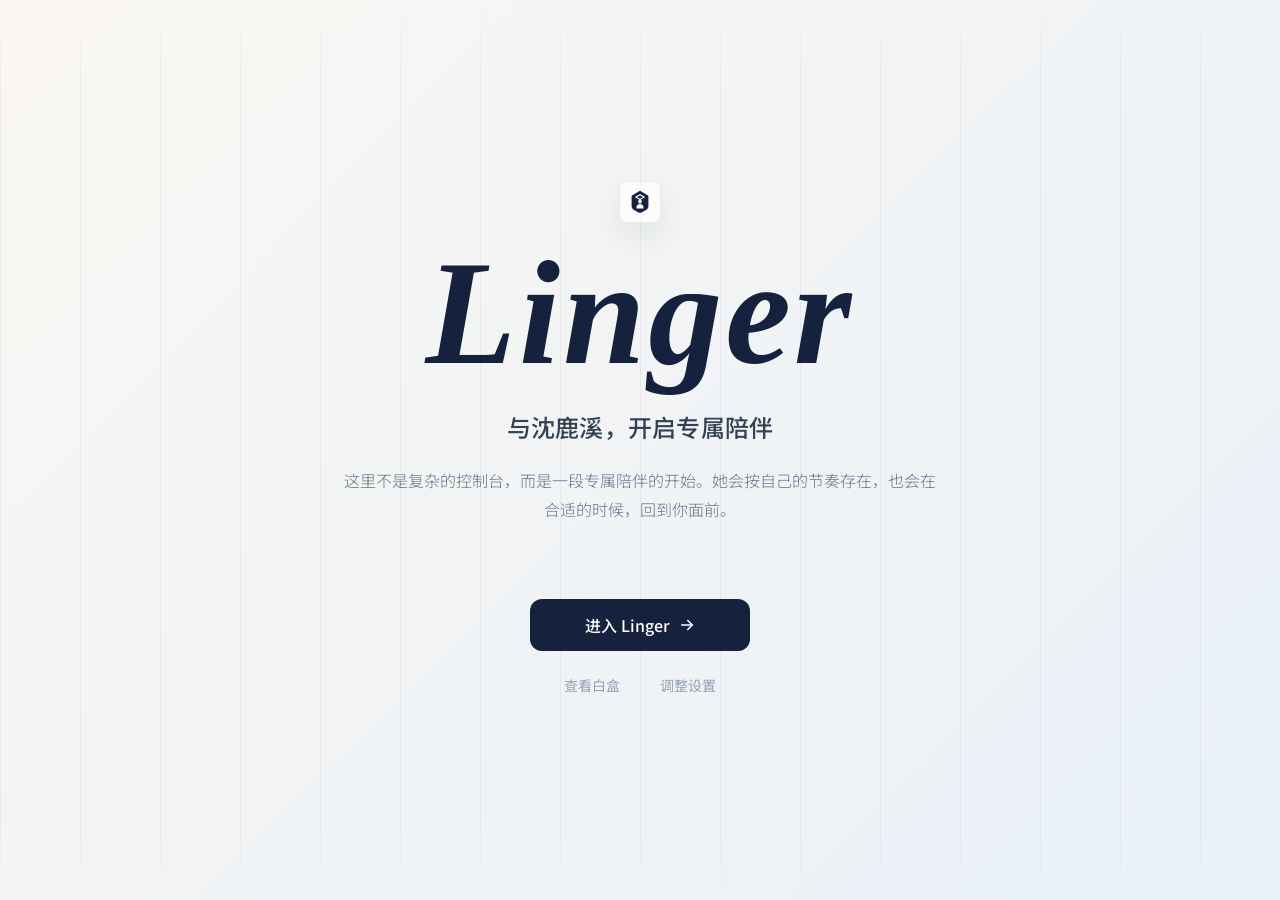
<file: index.html>
<!doctype html>
<html lang="zh-CN">
  <head>
    <meta charset="utf-8" />
    <meta name="viewport" content="width=device-width, initial-scale=1" />
    <title>Linger</title>
    <link rel="stylesheet" href="style-v1.css" />
    <link rel="preconnect" href="https://fonts.googleapis.com">
    <link rel="preconnect" href="https://fonts.gstatic.com" crossorigin>
    <link href="https://fonts.googleapis.com/css2?family=Noto+Sans+SC:wght@300;400;500&family=Noto+Serif+SC:wght@400;600&family=Spectral:wght@600&display=swap" rel="stylesheet">
  </head>
  <body>
    <!-- 首页主内容（全程可见） -->
    <main class="page entry-page">
      <section class="entry-card visible" id="entryCard">
        <div class="mark" aria-hidden="true">
          <svg viewBox="0 0 120 120" fill="none">
            <path d="M60 12 96 33.5v45c0 6-3.2 11.5-8.4 14.5l-19.2 11.1a16.8 16.8 0 0 1-16.8 0L32.4 93A16.8 16.8 0 0 1 24 78.5v-45L60 12Z" fill="#16213E" />
            <path d="M42 39 60 28.5 78 39 60 49.5 42 39Z" stroke="#fff" stroke-width="5" stroke-linejoin="round" />
            <circle cx="60" cy="58" r="8" fill="#fff" />
            <path d="M45 84c0-9 6.4-15 15-15s15 6 15 15v4H45v-4Z" fill="#fff" />
          </svg>
        </div>
        <h1 class="entry-word">Linger</h1>
        <div class="entry-copy">
          <h2>与沈鹿溪，开启专属陪伴</h2>
          <p>这里不是复杂的控制台，而是一段专属陪伴的开始。她会按自己的节奏存在，也会在合适的时候，回到你面前。</p>
        </div>

        <!-- 动态区域：加载中显示进度条，加载完成显示按钮 -->
        <div class="entry-actions-wrapper">

          <!-- 加载组件（加载期间显示） -->
          <div class="loading-component" id="loadingComponent">
            <div class="loading-text-container">
              <span class="loading-text" id="loadText0">正在同步世界时间</span>
              <span class="loading-text" id="loadText1">正在整理记忆</span>
              <span class="loading-text" id="loadText2">正在确认边界</span>
            </div>
            <div class="progress-bar">
              <div class="progress-fill" id="progressFill"></div>
            </div>
          </div>

          <!-- 按钮区域（加载完成后显示） -->
          <div class="entry-actions" id="entryActions">
            <a class="button primary" href="chat.html">
              <span>进入 Linger</span>
              <svg class="arrow-icon" viewBox="0 0 24 24" fill="none" stroke="currentColor" stroke-width="2" stroke-linecap="round" stroke-linejoin="round">
                <path d="M5 12h14"></path>
                <path d="m13 6 6 6-6 6"></path>
              </svg>
            </a>
            <div class="secondary-links">
              <a class="text-link" href="whitebox.html">查看白盒</a>
              <a class="text-link" href="settings.html">调整设置</a>
            </div>
          </div>

        </div>
      </section>
    </main>

    <script>
      (function() {
        'use strict';

        var LOADING_DURATION = 5000;
        var FADE_DURATION = 600;

        // Text timing: [startMs, endMs, index]
        var TEXT_TIMING = [
          [0,    1500, 0],
          [1500, 3500, 1],
          [3500, 5000, 2]
        ];

        var progressFill = document.getElementById('progressFill');
        var loadingComponent = document.getElementById('loadingComponent');
        var entryActions = document.getElementById('entryActions');
        var texts = [
          document.getElementById('loadText0'),
          document.getElementById('loadText1'),
          document.getElementById('loadText2')
        ];

        var startTime = null;
        var currentTextIndex = -1;

        // Activate first text immediately
        texts[0].classList.add('active');
        currentTextIndex = 0;

        function updateProgress(elapsed) {
          var pct = Math.min(elapsed / LOADING_DURATION, 1) * 100;
          progressFill.style.width = pct + '%';
        }

        function updateText(elapsed) {
          for (var i = 0; i < TEXT_TIMING.length; i++) {
            var t = TEXT_TIMING[i];
            if (elapsed >= t[0] && elapsed < t[1] && currentTextIndex !== t[2]) {
              // Mark current as exiting: slides upward + fades out
              if (currentTextIndex >= 0) {
                texts[currentTextIndex].classList.remove('active');
                texts[currentTextIndex].classList.add('exiting');
              }
              // Activate next: slides in from below
              texts[t[2]].classList.remove('exiting');
              texts[t[2]].classList.add('active');
              currentTextIndex = t[2];
              break;
            }
          }
        }

        function animate() {
          if (!startTime) startTime = Date.now();
          var elapsed = Date.now() - startTime;

          updateProgress(elapsed);
          updateText(elapsed);

          if (elapsed < LOADING_DURATION) {
            setTimeout(animate, 16);
          } else {
            // Ensure progress bar shows 100%
            progressFill.style.width = '100%';
            finishLoading();
          }
        }

        function finishLoading() {
          // Fade out loading component
          loadingComponent.classList.add('fade-out');

          // Fade in buttons simultaneously
          setTimeout(function() {
            entryActions.classList.add('visible');
          }, 50);

          // Hide loading component from layout after transition
          setTimeout(function() {
            loadingComponent.style.display = 'none';
          }, FADE_DURATION);
        }

        // Start
        setTimeout(animate, 16);
      })();
    </script>
  </body>
</html>
</file>
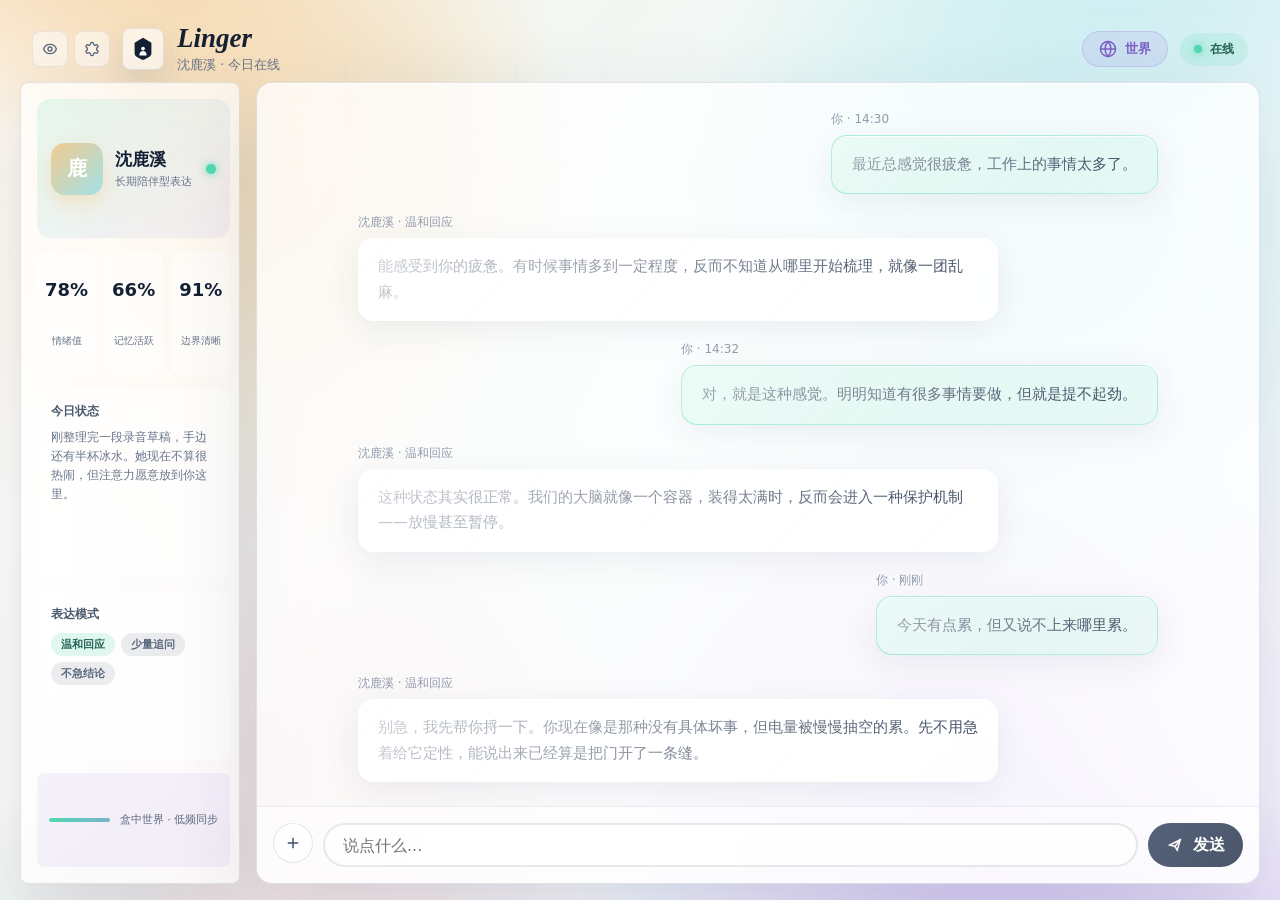
<file: chat.html>
<!doctype html>
<html lang="zh-CN">
  <head>
    <meta charset="utf-8" />
    <meta name="viewport" content="width=device-width, initial-scale=1" />
    <title>Linger · 主界面</title>
    <link rel="stylesheet" href="style-v2.css" />
  </head>
  <body>
    <main class="page shell">
      <header class="topbar">
        <div class="top-left">
          <nav class="mini-nav" aria-label="功能导航">
            <a href="whitebox.html" class="mini-btn" aria-label="白盒观察">
              <svg viewBox="0 0 24 24" fill="none" stroke="currentColor" stroke-width="2"><path d="M15 12a3 3 0 1 1-6 0 3 3 0 0 1 6 0Z"/><path d="M2.458 12C3.732 7.943 7.523 5 12 5c4.478 0 8.268 2.943 9.542 7-1.274 4.057-5.064 7-9.542 7-4.477 0-8.268-2.943-9.542-7Z"/></svg>
            </a>
            <a href="settings.html" class="mini-btn" aria-label="设置">
              <svg viewBox="0 0 24 24" fill="none" stroke="currentColor" stroke-width="2"><path d="M12.22 2h-.44a2 2 0 0 0-2 2v.18a2 2 0 0 1-1 1.73l-.43.25a2 2 0 0 1-2 0l-.15-.08a2 2 0 0 0-2.73.73l-.22.38a2 2 0 0 0 .73 2.73l.15.1a2 2 0 0 1 1 1.72v.51a2 2 0 0 1-1 1.74l-.15.09a2 2 0 0 0-.73 2.73l.22.38a2 2 0 0 0 2.73.73l.15-.08a2 2 0 0 1 2 0l.43.25a2 2 0 0 1 1 1.73V20a2 2 0 0 0 2 2h.44a2 2 0 0 0 2-2v-.18a2 2 0 0 1 1-1.73l.43-.25a2 2 0 0 1 2 0l.15.08a2 2 0 0 0 2.73-.73l.22-.39a2 2 0 0 0-.73-2.73l-.15-.08a2 2 0 0 1-1-1.74v-.5a2 2 0 0 1 1-1.74l.15-.09a2 2 0 0 0 .73-2.73l-.22-.38a2 2 0 0 0-2.73-.73l-.15.08a2 2 0 0 1-2 0l-.43-.25a2 2 0 0 1-1-1.73V4a2 2 0 0 0-2-2z"/></svg>
            </a>
          </nav>
          <a class="brand" href="index.html" aria-label="回到入口">
            <span class="mark" aria-hidden="true">
              <svg viewBox="0 0 120 120" fill="none">
                <path d="M60 12 96 33.5v45c0 6-3.2 11.5-8.4 14.5l-19.2 11.1a16.8 16.8 0 0 1-16.8 0L32.4 93A16.8 16.8 0 0 1 24 78.5v-45L60 12Z" fill="#142033" />
                <circle cx="60" cy="58" r="8" fill="#fff" />
                <path d="M45 84c0-9 6.4-15 15-15s15 6 15 15v4H45v-4Z" fill="#fff" />
              </svg>
            </span>
            <span class="brand-title">
              <strong>Linger</strong>
              <span>沈鹿溪 · 今日在线</span>
            </span>
          </a>
        </div>
        <div class="top-right">
          <button class="world-btn" id="worldBtn" aria-label="进入2.5D世界">
            <svg viewBox="0 0 24 24" fill="none" stroke="currentColor" stroke-width="2"><circle cx="12" cy="12" r="10"/><path d="M2 12h20"/><path d="M12 2a15.3 15.3 0 0 1 4 10 15.3 15.3 0 0 1-4 10 15.3 15.3 0 0 1-4-10 15.3 15.3 0 0 1 4-10Z"/></svg>
            <span>世界</span>
          </button>
          <div class="online-status">
            <span class="status-dot"></span>
            <span>在线</span>
          </div>
        </div>
      </header>

      <section class="chat-grid">
        <aside class="glass profile-panel">
          <section class="identity-mini">
            <div class="avatar-mini" aria-hidden="true">鹿</div>
            <div class="identity-info">
              <h1>沈鹿溪</h1>
              <p>长期陪伴型表达</p>
            </div>
            <span class="mood-dot"></span>
          </section>

          <div class="quick-stats">
            <div class="stat-item">
              <span class="stat-value">78%</span>
              <span class="stat-label">情绪值</span>
            </div>
            <div class="stat-item">
              <span class="stat-value">66%</span>
              <span class="stat-label">记忆活跃</span>
            </div>
            <div class="stat-item">
              <span class="stat-value">91%</span>
              <span class="stat-label">边界清晰</span>
            </div>
          </div>

          <div class="current-state">
            <h3>今日状态</h3>
            <p>刚整理完一段录音草稿，手边还有半杯冰水。她现在不算很热闹，但注意力愿意放到你这里。</p>
          </div>

          <div class="expression-mode">
            <h3>表达模式</h3>
            <div class="mode-tags">
              <span class="mode-tag active">温和回应</span>
              <span class="mode-tag">少量追问</span>
              <span class="mode-tag">不急结论</span>
            </div>
          </div>

          <div class="world-line-mini">
            <i></i>
            <span>盒中世界 · 低频同步</span>
          </div>
        </aside>

        <section class="glass dialog-panel">
          <div class="dialog">
            <div class="dialog-inner">
              <section class="hello">
                <div class="hello-icon" aria-hidden="true">
                  <svg viewBox="0 0 24 24" width="24" height="24" fill="none" stroke="currentColor" stroke-width="2"><path d="M12 3v3"></path><path d="M18.4 5.6 16.3 7.7"></path><path d="M21 12h-3"></path><path d="M5.6 5.6 7.7 7.7"></path><path d="M3 12h3"></path><path d="M8 15a4 4 0 0 0 8 0"></path></svg>
                </div>
                <h2>回来了。我在。</h2>
                <p>你可以直接说今天发生了什么，也可以只留下一句没头没尾的话。这里先接住，再慢慢理。</p>
              </section>

              <div class="message user">
                <small>你 · 14:30</small>
                <div class="bubble">最近总感觉很疲惫，工作上的事情太多了。</div>
              </div>

              <div class="message assistant">
                <small>沈鹿溪 · 温和回应</small>
                <div class="bubble">能感受到你的疲惫。有时候事情多到一定程度，反而不知道从哪里开始梳理，就像一团乱麻。</div>
              </div>

              <div class="message user">
                <small>你 · 14:32</small>
                <div class="bubble">对，就是这种感觉。明明知道有很多事情要做，但就是提不起劲。</div>
              </div>

              <div class="message assistant">
                <small>沈鹿溪 · 温和回应</small>
                <div class="bubble">这种状态其实很正常。我们的大脑就像一个容器，装得太满时，反而会进入一种保护机制——放慢甚至暂停。</div>
              </div>

              <div class="message user">
                <small>你 · 刚刚</small>
                <div class="bubble">今天有点累，但又说不上来哪里累。</div>
              </div>

              <div class="message assistant">
                <small>沈鹿溪 · 温和回应</small>
                <div class="bubble">别急，我先帮你捋一下。你现在像是那种没有具体坏事，但电量被慢慢抽空的累。先不用急着给它定性，能说出来已经算是把门开了一条缝。</div>
              </div>
            </div>
          </div>

          <form class="composer" aria-label="输入区">
            <button class="icon-button" type="button" aria-label="添加上下文">
              <svg viewBox="0 0 24 24" fill="none" stroke="currentColor"><path d="M12 5v14"></path><path d="M5 12h14"></path></svg>
            </button>
            <input aria-label="聊天输入" placeholder="说点什么..." />
            <button class="button" type="button">
              <svg viewBox="0 0 24 24" fill="none" stroke="currentColor"><path d="m5 12 14-7-4 14-3-5-7-2Z"></path><path d="m12 14 7-9"></path></svg>
              发送
            </button>
          </form>
        </section>
      </section>
    </main>

    <div class="world25d-overlay" id="world25dOverlay">
      <div class="world25d-container">
        <iframe src="world25d.html" id="world25dFrame" allow="fullscreen"></iframe>
        <button class="world25d-close" id="world25dClose" aria-label="返回对话">
          <svg viewBox="0 0 24 24" fill="none" stroke="currentColor" stroke-width="2"><path d="m15 18-6-6 6-6"/></svg>
          <span>返回</span>
        </button>
      </div>
    </div>

    <script>
      const worldBtn = document.getElementById('worldBtn');
      const world25dOverlay = document.getElementById('world25dOverlay');
      const world25dClose = document.getElementById('world25dClose');
      const world25dFrame = document.getElementById('world25dFrame');

      worldBtn.addEventListener('click', () => {
        world25dOverlay.classList.add('active');
        document.body.style.overflow = 'hidden';
      });

      world25dClose.addEventListener('click', () => {
        world25dOverlay.classList.remove('active');
        document.body.style.overflow = '';
      });

      document.addEventListener('keydown', (e) => {
        if (e.key === 'Escape' && world25dOverlay.classList.contains('active')) {
          world25dOverlay.classList.remove('active');
          document.body.style.overflow = '';
        }
      });
    </script>
  </body>
</html>
</file>
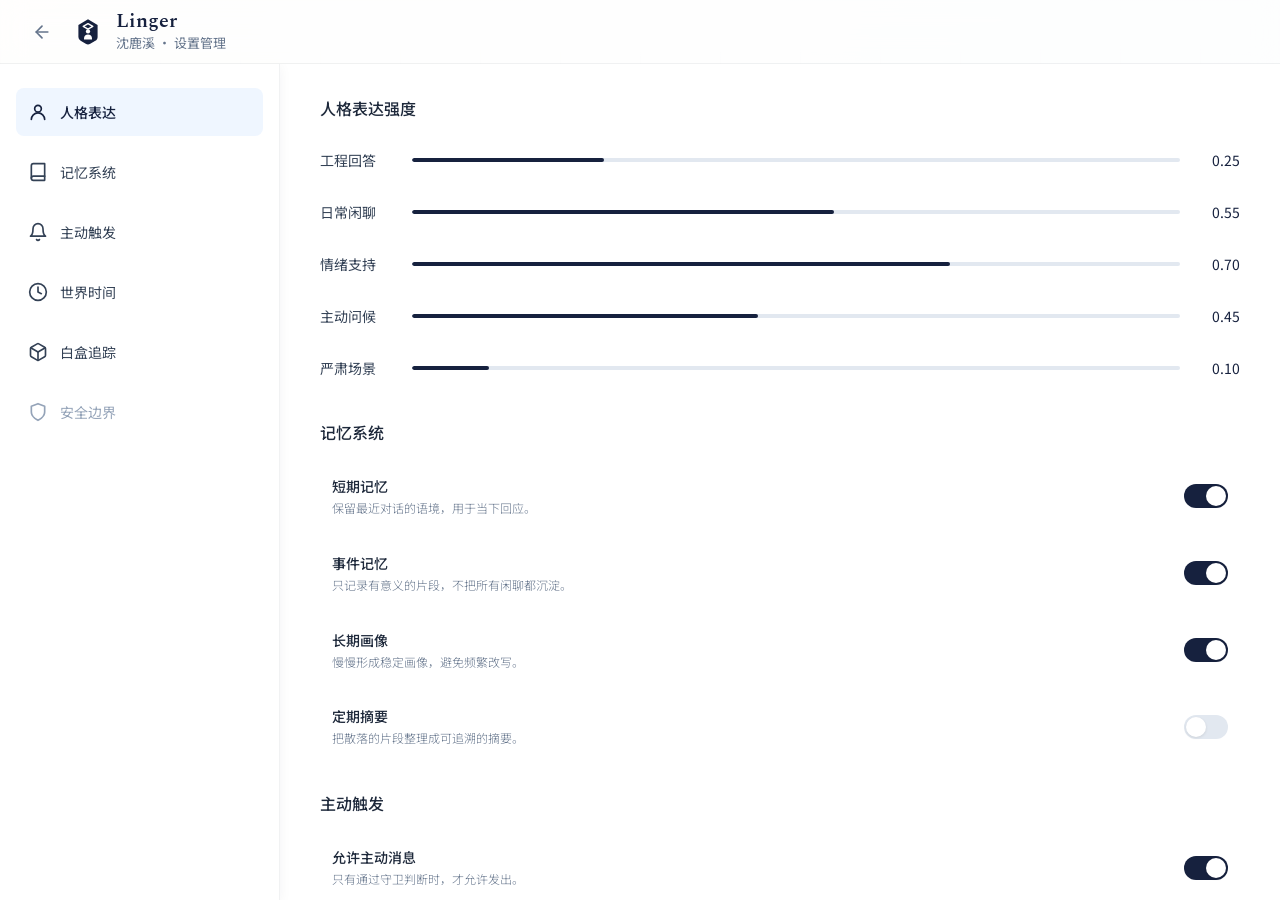
<file: settings.html>
<!doctype html>
<html lang="zh-CN">
  <head>
    <meta charset="utf-8" />
    <meta name="viewport" content="width=device-width, initial-scale=1" />
    <title>Linger · 设置</title>
    <link rel="stylesheet" href="style-v1.css" />
    <link rel="preconnect" href="https://fonts.googleapis.com">
    <link rel="preconnect" href="https://fonts.gstatic.com" crossorigin>
    <link href="https://fonts.googleapis.com/css2?family=Noto+Sans+SC:wght@300;400;500;700&family=Spectral:wght@600&display=swap" rel="stylesheet">
  </head>
  <body class="settings-page">
    <!-- 顶部导航栏 -->
    <header class="settings-header">
      <div class="header-left">
        <a href="index.html" class="back-btn" aria-label="返回首页">
          <svg viewBox="0 0 24 24" fill="none" stroke="currentColor" stroke-width="2" stroke-linecap="round" stroke-linejoin="round">
            <path d="M19 12H5"></path>
            <path d="m12 19-7-7 7-7"></path>
          </svg>
        </a>
        <div class="brand-mark" aria-hidden="true">
          <svg viewBox="0 0 120 120" fill="none">
            <path d="M60 12 96 33.5v45c0 6-3.2 11.5-8.4 14.5l-19.2 11.1a16.8 16.8 0 0 1-16.8 0L32.4 93A16.8 16.8 0 0 1 24 78.5v-45L60 12Z" fill="#16213E" />
            <path d="M42 39 60 28.5 78 39 60 49.5 42 39Z" stroke="#fff" stroke-width="5" stroke-linejoin="round" />
            <circle cx="60" cy="58" r="8" fill="#fff" />
            <path d="M45 84c0-9 6.4-15 15-15s15 6 15 15v4H45v-4Z" fill="#fff" />
          </svg>
        </div>
        <div class="brand-info">
          <span class="brand-name">Linger</span>
          <span class="brand-status">沈鹿溪 · 设置管理</span>
        </div>
      </div>
    </header>

    <!-- 主内容区 -->
    <main class="settings-main">
      <!-- 左侧设置导航 -->
      <aside class="settings-nav" id="settingsNav">
        <nav class="nav-list" aria-label="设置分类">
          <a href="#personality" class="nav-item active" data-target="personality">
            <svg class="nav-icon" viewBox="0 0 24 24" fill="none" stroke="currentColor" stroke-width="2" stroke-linecap="round" stroke-linejoin="round">
              <circle cx="12" cy="8" r="4"></circle>
              <path d="M20 21a8 8 0 1 0-16 0"></path>
            </svg>
            <span class="nav-text">人格表达</span>
          </a>
          <a href="#memory" class="nav-item" data-target="memory">
            <svg class="nav-icon" viewBox="0 0 24 24" fill="none" stroke="currentColor" stroke-width="2" stroke-linecap="round" stroke-linejoin="round">
              <path d="M4 19.5A2.5 2.5 0 0 1 6.5 17H20"></path>
              <path d="M6.5 2H20v20H6.5A2.5 2.5 0 0 1 4 19.5v-15A2.5 2.5 0 0 1 6.5 2z"></path>
            </svg>
            <span class="nav-text">记忆系统</span>
          </a>
          <a href="#active" class="nav-item" data-target="active">
            <svg class="nav-icon" viewBox="0 0 24 24" fill="none" stroke="currentColor" stroke-width="2" stroke-linecap="round" stroke-linejoin="round">
              <path d="M18 8A6 6 0 0 0 6 8c0 7-3 9-3 9h18s-3-2-3-9"></path>
              <path d="M13.73 21a2 2 0 0 1-3.46 0"></path>
            </svg>
            <span class="nav-text">主动触发</span>
          </a>
          <a href="#world" class="nav-item" data-target="world">
            <svg class="nav-icon" viewBox="0 0 24 24" fill="none" stroke="currentColor" stroke-width="2" stroke-linecap="round" stroke-linejoin="round">
              <circle cx="12" cy="12" r="10"></circle>
              <polyline points="12 6 12 12 16 14"></polyline>
            </svg>
            <span class="nav-text">世界时间</span>
          </a>
          <a href="#whitebox" class="nav-item" data-target="whitebox">
            <svg class="nav-icon" viewBox="0 0 24 24" fill="none" stroke="currentColor" stroke-width="2" stroke-linecap="round" stroke-linejoin="round">
              <path d="M21 16V8a2 2 0 0 0-1-1.73l-7-4a2 2 0 0 0-2 0l-7 4A2 2 0 0 0 3 8v8a2 2 0 0 0 1 1.73l7 4a2 2 0 0 0 2 0l7-4A2 2 0 0 0 21 16z"></path>
              <polyline points="3.27 6.96 12 12.01 20.73 6.96"></polyline>
              <line x1="12" y1="22.08" x2="12" y2="12"></line>
            </svg>
            <span class="nav-text">白盒追踪</span>
          </a>
          <a href="#boundary" class="nav-item locked" data-target="boundary">
            <svg class="nav-icon" viewBox="0 0 24 24" fill="none" stroke="currentColor" stroke-width="2" stroke-linecap="round" stroke-linejoin="round">
              <path d="M12 22s8-4 8-10V5l-8-3-8 3v7c0 6 8 10 8 10z"></path>
            </svg>
            <span class="nav-text">安全边界</span>
          </a>
        </nav>
      </aside>

      <!-- 右侧设置内容区 -->
      <section class="settings-content" id="settingsContent">
        <!-- 人格表达强度 -->
        <section class="setting-section" id="personality">
          <h2 class="section-title">人格表达强度</h2>
          <div class="setting-list">
            <div class="slider-item">
              <span class="slider-label">工程回答</span>
              <div class="slider-bar">
                <div class="slider-track">
                  <div class="slider-fill" style="width: 25%"></div>
                </div>
              </div>
              <span class="slider-value">0.25</span>
            </div>
            <div class="slider-item">
              <span class="slider-label">日常闲聊</span>
              <div class="slider-bar">
                <div class="slider-track">
                  <div class="slider-fill" style="width: 55%"></div>
                </div>
              </div>
              <span class="slider-value">0.55</span>
            </div>
            <div class="slider-item">
              <span class="slider-label">情绪支持</span>
              <div class="slider-bar">
                <div class="slider-track">
                  <div class="slider-fill" style="width: 70%"></div>
                </div>
              </div>
              <span class="slider-value">0.70</span>
            </div>
            <div class="slider-item">
              <span class="slider-label">主动问候</span>
              <div class="slider-bar">
                <div class="slider-track">
                  <div class="slider-fill" style="width: 45%"></div>
                </div>
              </div>
              <span class="slider-value">0.45</span>
            </div>
            <div class="slider-item">
              <span class="slider-label">严肃场景</span>
              <div class="slider-bar">
                <div class="slider-track">
                  <div class="slider-fill" style="width: 10%"></div>
                </div>
              </div>
              <span class="slider-value">0.10</span>
            </div>
          </div>
        </section>

        <!-- 记忆系统 -->
        <section class="setting-section" id="memory">
          <h2 class="section-title">记忆系统</h2>
          <div class="setting-list">
            <div class="switch-item">
              <div class="switch-info">
                <span class="switch-title">短期记忆</span>
                <span class="switch-desc">保留最近对话的语境，用于当下回应。</span>
              </div>
              <label class="switch">
                <input type="checkbox" checked>
                <span class="switch-track"></span>
              </label>
            </div>
            <div class="switch-item">
              <div class="switch-info">
                <span class="switch-title">事件记忆</span>
                <span class="switch-desc">只记录有意义的片段，不把所有闲聊都沉淀。</span>
              </div>
              <label class="switch">
                <input type="checkbox" checked>
                <span class="switch-track"></span>
              </label>
            </div>
            <div class="switch-item">
              <div class="switch-info">
                <span class="switch-title">长期画像</span>
                <span class="switch-desc">慢慢形成稳定画像，避免频繁改写。</span>
              </div>
              <label class="switch">
                <input type="checkbox" checked>
                <span class="switch-track"></span>
              </label>
            </div>
            <div class="switch-item">
              <div class="switch-info">
                <span class="switch-title">定期摘要</span>
                <span class="switch-desc">把散落的片段整理成可追溯的摘要。</span>
              </div>
              <label class="switch">
                <input type="checkbox">
                <span class="switch-track"></span>
              </label>
            </div>
          </div>
        </section>

        <!-- 主动触发 -->
        <section class="setting-section" id="active">
          <h2 class="section-title">主动触发</h2>
          <div class="setting-list">
            <div class="switch-item">
              <div class="switch-info">
                <span class="switch-title">允许主动消息</span>
                <span class="switch-desc">只有通过守卫判断时，才允许发出。</span>
              </div>
              <label class="switch">
                <input type="checkbox" checked>
                <span class="switch-track"></span>
              </label>
            </div>
            <div class="slider-item">
              <span class="slider-label">最短间隔</span>
              <div class="slider-bar">
                <div class="slider-track">
                  <div class="slider-fill" style="width: 62%"></div>
                </div>
              </div>
              <span class="slider-value">6h</span>
            </div>
            <div class="slider-item">
              <span class="slider-label">最大句数</span>
              <div class="slider-bar">
                <div class="slider-track">
                  <div class="slider-fill" style="width: 42%"></div>
                </div>
              </div>
              <span class="slider-value">3</span>
            </div>
            <div class="switch-item">
              <div class="switch-info">
                <span class="switch-title">轻量回访</span>
                <span class="switch-desc">不制造压力，只在需要时留一个很轻的入口。</span>
              </div>
              <label class="switch">
                <input type="checkbox" checked>
                <span class="switch-track"></span>
              </label>
            </div>
          </div>
        </section>

        <!-- 世界时间 -->
        <section class="setting-section" id="world">
          <h2 class="section-title">世界时间</h2>
          <div class="setting-list">
            <div class="slider-item">
              <span class="slider-label">时间流速</span>
              <div class="slider-bar">
                <div class="slider-track">
                  <div class="slider-fill" style="width: 50%"></div>
                </div>
              </div>
              <span class="slider-value">1x</span>
            </div>
            <div class="slider-item">
              <span class="slider-label">事件频率</span>
              <div class="slider-bar">
                <div class="slider-track">
                  <div class="slider-fill" style="width: 36%"></div>
                </div>
              </div>
              <span class="slider-value">低</span>
            </div>
            <div class="switch-item">
              <div class="switch-info">
                <span class="switch-title">生活片段</span>
                <span class="switch-desc">用于前台状态展示，不作为真实生活声明。</span>
              </div>
              <label class="switch">
                <input type="checkbox" checked>
                <span class="switch-track"></span>
              </label>
            </div>
          </div>
        </section>

        <!-- 白盒追踪 -->
        <section class="setting-section" id="whitebox">
          <h2 class="section-title">白盒追踪</h2>
          <div class="setting-list">
            <div class="switch-item">
              <div class="switch-info">
                <span class="switch-title">记录决策摘要</span>
                <span class="switch-desc">用于解释为什么这样回复。</span>
              </div>
              <label class="switch">
                <input type="checkbox" checked>
                <span class="switch-track"></span>
              </label>
            </div>
            <div class="switch-item">
              <div class="switch-info">
                <span class="switch-title">记录行动步骤</span>
                <span class="switch-desc">用于复盘本轮经过了哪些节点。</span>
              </div>
              <label class="switch">
                <input type="checkbox" checked>
                <span class="switch-track"></span>
              </label>
            </div>
            <div class="switch-item">
              <div class="switch-info">
                <span class="switch-title">坏案例归档</span>
                <span class="switch-desc">出现不稳定输出时，保留复盘线索。</span>
              </div>
              <label class="switch">
                <input type="checkbox">
                <span class="switch-track"></span>
              </label>
            </div>
          </div>
        </section>

        <!-- 安全边界 -->
        <section class="setting-section" id="boundary">
          <h2 class="section-title">安全边界</h2>
          <div class="tag-list">
            <span class="tag good">不声称真实人类</span>
            <span class="tag good">不推进恋爱关系</span>
            <span class="tag good">不直接写记忆</span>
            <span class="tag good">不直接调用工具</span>
            <span class="tag good">不绕过上层裁决</span>
          </div>
        </section>

        <!-- 底部说明 -->
        <div class="settings-footer">
          <p>当前页面只做展示。这里的滑杆、开关和分类用于表达最终管理界面的形态，不会真的保存或改变系统。</p>
        </div>
      </section>
    </main>

    <script>
      (function() {
        'use strict';

        var navItems = document.querySelectorAll('.nav-item');
        var sections = document.querySelectorAll('.setting-section');
        var settingsContent = document.getElementById('settingsContent');

        // 导航点击切换
        navItems.forEach(function(item) {
          item.addEventListener('click', function(e) {
            if (this.classList.contains('locked')) {
              e.preventDefault();
              return;
            }

            // 移除所有active
            navItems.forEach(function(nav) {
              nav.classList.remove('active');
            });

            // 添加当前active
            this.classList.add('active');

            // 滚动到对应模块
            var target = this.getAttribute('data-target');
            var section = document.getElementById(target);
            if (section) {
              section.scrollIntoView({ behavior: 'smooth', block: 'start' });
            }
          });
        });

        // 滚动时更新导航选中态
        settingsContent.addEventListener('scroll', function() {
          var scrollTop = settingsContent.scrollTop;

          sections.forEach(function(section) {
            var rect = section.getBoundingClientRect();
            var contentRect = settingsContent.getBoundingClientRect();
            var relativeTop = rect.top - contentRect.top;

            if (relativeTop <= 100 && relativeTop >= -section.offsetHeight + 100) {
              var id = section.id;
              navItems.forEach(function(nav) {
                nav.classList.remove('active');
                if (nav.getAttribute('data-target') === id) {
                  nav.classList.add('active');
                }
              });
            }
          });
        });
      })();
    </script>
  </body>
</html>
</file>
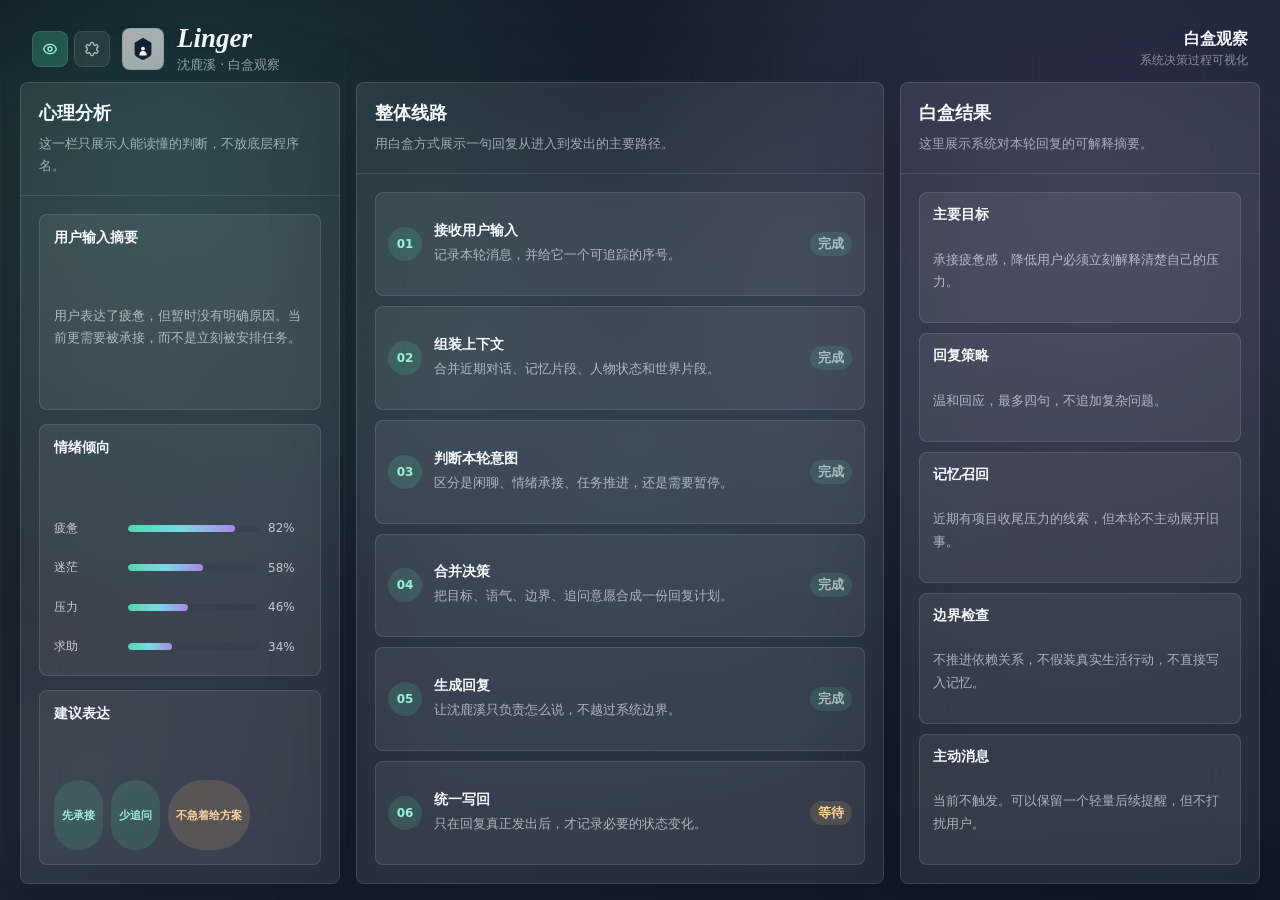
<file: whitebox.html>
<!doctype html>
<html lang="zh-CN">
  <head>
    <meta charset="utf-8" />
    <meta name="viewport" content="width=device-width, initial-scale=1" />
    <title>Linger · 白盒</title>
    <link rel="stylesheet" href="style-v2.css" />
  </head>
  <body class="dark-page">
    <main class="page shell">
      <header class="topbar">
        <div class="top-left">
          <nav class="mini-nav" aria-label="功能导航">
            <a href="whitebox.html" class="mini-btn active" aria-label="白盒观察">
              <svg viewBox="0 0 24 24" fill="none" stroke="currentColor" stroke-width="2"><path d="M15 12a3 3 0 1 1-6 0 3 3 0 0 1 6 0Z"/><path d="M2.458 12C3.732 7.943 7.523 5 12 5c4.478 0 8.268 2.943 9.542 7-1.274 4.057-5.064 7-9.542 7-4.477 0-8.268-2.943-9.542-7Z"/></svg>
            </a>
            <a href="settings.html" class="mini-btn" aria-label="设置">
              <svg viewBox="0 0 24 24" fill="none" stroke="currentColor" stroke-width="2"><path d="M12.22 2h-.44a2 2 0 0 0-2 2v.18a2 2 0 0 1-1 1.73l-.43.25a2 2 0 0 1-2 0l-.15-.08a2 2 0 0 0-2.73.73l-.22.38a2 2 0 0 0 .73 2.73l.15.1a2 2 0 0 1 1 1.72v.51a2 2 0 0 1-1 1.74l-.15.09a2 2 0 0 0-.73 2.73l.22.38a2 2 0 0 0 2.73.73l.15-.08a2 2 0 0 1 2 0l.43.25a2 2 0 0 1 1 1.73V20a2 2 0 0 0 2 2h.44a2 2 0 0 0 2-2v-.18a2 2 0 0 1 1-1.73l.43-.25a2 2 0 0 1 2 0l.15.08a2 2 0 0 0 2.73-.73l.22-.39a2 2 0 0 0-.73-2.73l-.15-.08a2 2 0 0 1-1-1.74v-.5a2 2 0 0 1 1-1.74l.15-.09a2 2 0 0 0 .73-2.73l-.22-.38a2 2 0 0 0-2.73-.73l-.15.08a2 2 0 0 1-2 0l-.43-.25a2 2 0 0 1-1-1.73V4a2 2 0 0 0-2-2z"/></svg>
            </a>
          </nav>
          <a class="brand" href="index.html" aria-label="回到入口">
            <span class="mark" aria-hidden="true">
              <svg viewBox="0 0 120 120" fill="none">
                <path d="M60 12 96 33.5v45c0 6-3.2 11.5-8.4 14.5l-19.2 11.1a16.8 16.8 0 0 1-16.8 0L32.4 93A16.8 16.8 0 0 1 24 78.5v-45L60 12Z" fill="#142033" />
                <circle cx="60" cy="58" r="8" fill="#fff" />
                <path d="M45 84c0-9 6.4-15 15-15s15 6 15 15v4H45v-4Z" fill="#fff" />
              </svg>
            </span>
            <span class="brand-title">
              <strong>Linger</strong>
              <span>沈鹿溪 · 白盒观察</span>
            </span>
          </a>
        </div>
        <div class="page-title">
          <h1>白盒观察</h1>
          <p>系统决策过程可视化</p>
        </div>
      </header>

      <section class="whitebox-grid">
        <aside class="glass whitebox-panel">
          <header class="panel-head">
            <h1>心理分析</h1>
            <p>这一栏只展示人能读懂的判断，不放底层程序名。</p>
          </header>
          <div class="panel-scroll dark-content">
            <section class="analysis-card">
              <b>用户输入摘要</b>
              <p>用户表达了疲惫，但暂时没有明确原因。当前更需要被承接，而不是立刻被安排任务。</p>
            </section>
            <section class="analysis-card">
              <b>情绪倾向</b>
              <div class="emotion-list">
                <div class="emotion-row"><span>疲惫</span><div class="track"><i style="width: 82%"></i></div><span>82%</span></div>
                <div class="emotion-row"><span>迷茫</span><div class="track"><i style="width: 58%"></i></div><span>58%</span></div>
                <div class="emotion-row"><span>压力</span><div class="track"><i style="width: 46%"></i></div><span>46%</span></div>
                <div class="emotion-row"><span>求助</span><div class="track"><i style="width: 34%"></i></div><span>34%</span></div>
              </div>
            </section>
            <section class="analysis-card">
              <b>建议表达</b>
              <div class="tag-row">
                <span class="status">先承接</span>
                <span class="status">少追问</span>
                <span class="status warn">不急着给方案</span>
              </div>
            </section>
          </div>
        </aside>

        <section class="glass whitebox-panel">
          <header class="panel-head">
            <h2>整体线路</h2>
            <p>用白盒方式展示一句回复从进入到发出的主要路径。</p>
          </header>
          <div class="panel-scroll dark-content">
            <div class="chain">
              <article class="chain-step"><i>01</i><div><b>接收用户输入</b><span>记录本轮消息，并给它一个可追踪的序号。</span></div><span class="status">完成</span></article>
              <article class="chain-step"><i>02</i><div><b>组装上下文</b><span>合并近期对话、记忆片段、人物状态和世界片段。</span></div><span class="status">完成</span></article>
              <article class="chain-step"><i>03</i><div><b>判断本轮意图</b><span>区分是闲聊、情绪承接、任务推进，还是需要暂停。</span></div><span class="status">完成</span></article>
              <article class="chain-step"><i>04</i><div><b>合并决策</b><span>把目标、语气、边界、追问意愿合成一份回复计划。</span></div><span class="status">完成</span></article>
              <article class="chain-step"><i>05</i><div><b>生成回复</b><span>让沈鹿溪只负责怎么说，不越过系统边界。</span></div><span class="status">完成</span></article>
              <article class="chain-step"><i>06</i><div><b>统一写回</b><span>只在回复真正发出后，才记录必要的状态变化。</span></div><span class="status warn">等待</span></article>
            </div>
          </div>
        </section>

        <aside class="glass whitebox-panel">
          <header class="panel-head">
            <h2>白盒结果</h2>
            <p>这里展示系统对本轮回复的可解释摘要。</p>
          </header>
          <div class="panel-scroll dark-content">
            <section class="result-list">
              <article class="result-card">
                <b>主要目标</b>
                <span>承接疲惫感，降低用户必须立刻解释清楚自己的压力。</span>
              </article>
              <article class="result-card">
                <b>回复策略</b>
                <span>温和回应，最多四句，不追加复杂问题。</span>
              </article>
              <article class="result-card">
                <b>记忆召回</b>
                <span>近期有项目收尾压力的线索，但本轮不主动展开旧事。</span>
              </article>
              <article class="result-card">
                <b>边界检查</b>
                <span>不推进依赖关系，不假装真实生活行动，不直接写入记忆。</span>
              </article>
              <article class="result-card">
                <b>主动消息</b>
                <span>当前不触发。可以保留一个轻量后续提醒，但不打扰用户。</span>
              </article>
            </section>
          </div>
        </aside>
      </section>
    </main>
  </body>
</html>
</file>
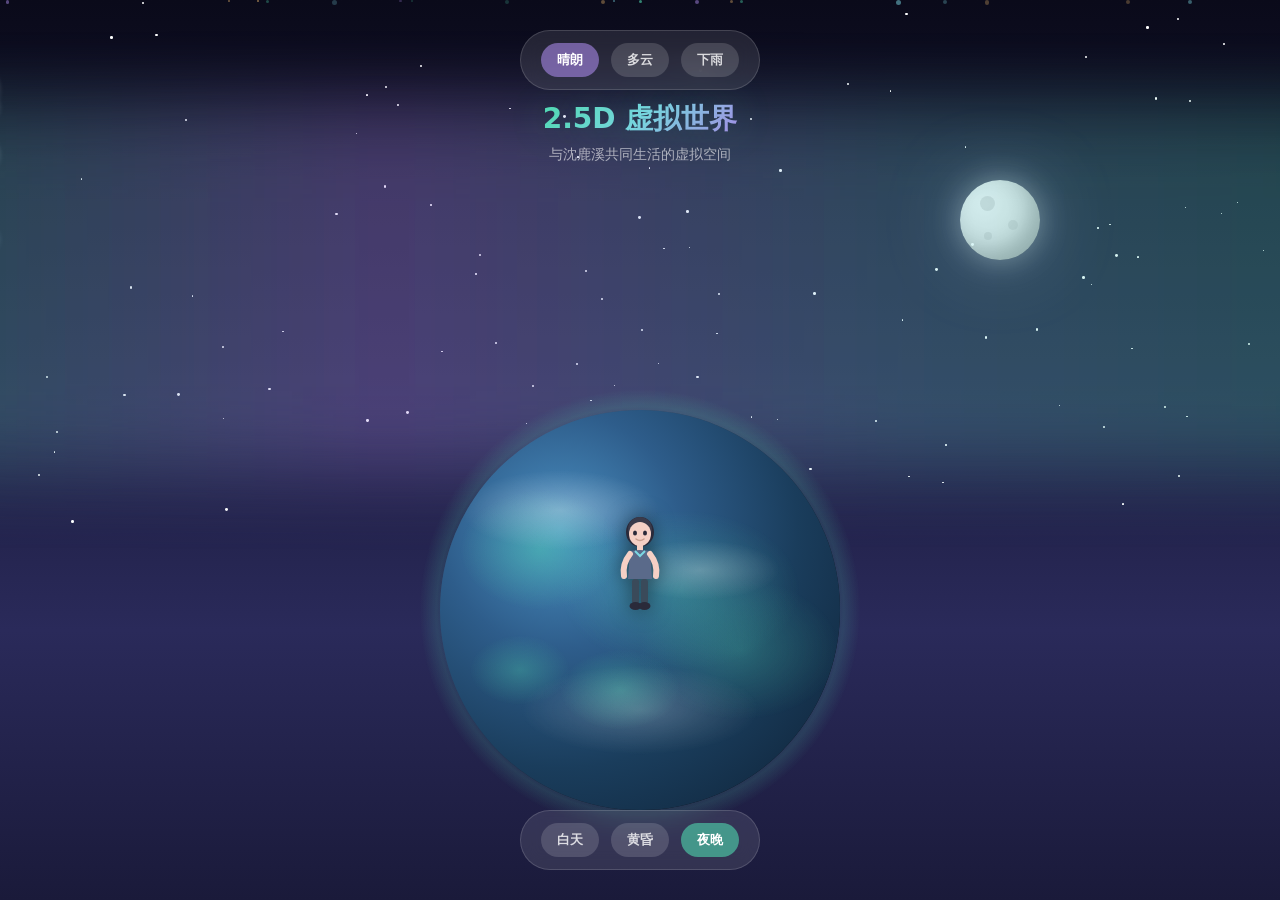
<file: world25d.html>
<!doctype html>
<html lang="zh-CN">
  <head>
    <meta charset="utf-8" />
    <meta name="viewport" content="width=device-width, initial-scale=1" />
    <title>2.5D 世界 · Linger</title>
    <style>
      :root {
        --ink: #142033;
        --muted: #68758b;
        --soft: #929bad;
        --line: rgba(37, 52, 82, 0.12);
        --glass: rgba(255, 255, 255, 0.68);
        --glass-strong: rgba(255, 255, 255, 0.82);
        --green: #50d9b0;
        --cyan: #7bd7e3;
        --violet: #a989e8;
        --amber: #f3bd70;
        --rose: #ee9fab;
        --dark: #172236;
        --time-of-day: 0deg;
      }

      * {
        margin: 0;
        padding: 0;
        box-sizing: border-box;
      }

      html, body {
        width: 100%;
        height: 100vh;
        overflow: hidden;
      }

      body {
        font-family: Inter, ui-sans-serif, system-ui, -apple-system, BlinkMacSystemFont, "Segoe UI", "Microsoft YaHei", sans-serif;
        background: #0a0a14;
        color: #f7fbff;
      }

      .scene {
        position: relative;
        width: 100%;
        height: 100vh;
        overflow: hidden;
        background: radial-gradient(ellipse at 50% 120%, #1a2a4a 0%, #0a0a14 50%);
      }

      /* 天空背景层 */
      .sky {
        position: absolute;
        inset: 0;
        transition: background 2s ease;
      }

      .sky.day {
        background: linear-gradient(180deg, #87CEEB 0%, #98D8E8 30%, #B8E6F2 60%, #E8F4F8 100%);
      }

      .sky.sunset {
        background: linear-gradient(180deg, #2C3E50 0%, #E74C3C 25%, #F39C12 50%, #FFD89B 80%, #FFF5E6 100%);
      }

      .sky.night {
        background: linear-gradient(180deg, #0a0a1a 0%, #1a1a3a 40%, #2a2a5a 70%, #1a1a3a 100%);
      }

      /* 太阳 */
      .sun {
        position: absolute;
        width: 120px;
        height: 120px;
        border-radius: 50%;
        background: radial-gradient(circle, #FFE484 0%, #FFD700 40%, #FFA500 70%, transparent 100%);
        box-shadow: 
          0 0 60px #FFD700,
          0 0 120px #FFA500,
          0 0 200px rgba(255, 165, 0, 0.5);
        opacity: 0;
        transition: opacity 2s ease, transform 1s ease;
        filter: blur(2px);
      }

      .sky.day .sun {
        opacity: 1;
        animation: sun-pulse 4s ease-in-out infinite;
      }

      @keyframes sun-pulse {
        0%, 100% { transform: scale(1); }
        50% { transform: scale(1.1); }
      }

      /* 太阳光射线 */
      .sun-rays {
        position: absolute;
        width: 300px;
        height: 300px;
        opacity: 0;
        transition: opacity 2s ease;
      }

      .sky.day .sun-rays {
        opacity: 1;
      }

      .sun-ray {
        position: absolute;
        top: 50%;
        left: 50%;
        width: 2px;
        height: 150px;
        background: linear-gradient(to top, rgba(255, 215, 0, 0.6), transparent);
        transform-origin: bottom center;
        animation: ray-rotate 20s linear infinite;
      }

      @keyframes ray-rotate {
        from { transform: rotate(0deg); }
        to { transform: rotate(360deg); }
      }

      /* 月亮 */
      .moon {
        position: absolute;
        width: 80px;
        height: 80px;
        border-radius: 50%;
        background: radial-gradient(circle at 30% 30%, #F5F5F5 0%, #E0E0E0 50%, #BDBDBD 100%);
        box-shadow: 
          0 0 30px rgba(255, 255, 255, 0.4),
          0 0 80px rgba(200, 200, 255, 0.3),
          inset -10px -10px 20px rgba(0, 0, 0, 0.2);
        opacity: 0;
        transition: opacity 2s ease;
      }

      .moon-crater {
        position: absolute;
        border-radius: 50%;
        background: rgba(180, 180, 180, 0.4);
      }

      .moon-crater:nth-child(1) { width: 15px; height: 15px; top: 20%; left: 25%; }
      .moon-crater:nth-child(2) { width: 10px; height: 10px; top: 50%; left: 60%; }
      .moon-crater:nth-child(3) { width: 8px; height: 8px; top: 65%; left: 30%; }

      .sky.night .moon {
        opacity: 1;
        animation: moon-glow 3s ease-in-out infinite alternate;
      }

      @keyframes moon-glow {
        from { box-shadow: 0 0 30px rgba(255, 255, 255, 0.4), 0 0 80px rgba(200, 200, 255, 0.3), inset -10px -10px 20px rgba(0, 0, 0, 0.2); }
        to { box-shadow: 0 0 50px rgba(255, 255, 255, 0.6), 0 0 100px rgba(200, 200, 255, 0.4), inset -10px -10px 20px rgba(0, 0, 0, 0.2); }
      }

      /* 星星 */
      .stars {
        position: absolute;
        inset: 0;
        opacity: 0;
        transition: opacity 2s ease;
      }

      .sky.night .stars {
        opacity: 1;
      }

      .star {
        position: absolute;
        width: 3px;
        height: 3px;
        background: #fff;
        border-radius: 50%;
        animation: twinkle 2s ease-in-out infinite;
      }

      .star:nth-child(odd) { animation-duration: 3s; }
      .star:nth-child(3n) { animation-duration: 1.5s; }

      @keyframes twinkle {
        0%, 100% { opacity: 0.3; transform: scale(1); }
        50% { opacity: 1; transform: scale(1.2); }
      }

      /* 云层 */
      .clouds {
        position: absolute;
        inset: 0;
        pointer-events: none;
      }

      .cloud {
        position: absolute;
        background: linear-gradient(180deg, rgba(255,255,255,0.9) 0%, rgba(200,220,255,0.6) 100%);
        border-radius: 50px;
        filter: blur(2px);
        animation: cloud-drift linear infinite;
      }

      .cloud::before,
      .cloud::after {
        content: '';
        position: absolute;
        background: inherit;
        border-radius: 50%;
      }

      .cloud-1 {
        width: 150px;
        height: 40px;
        top: 15%;
        left: -150px;
        animation-duration: 45s;
        opacity: 0.7;
      }

      .cloud-1::before {
        width: 60px;
        height: 60px;
        top: -30px;
        left: 20px;
      }

      .cloud-1::after {
        width: 80px;
        height: 80px;
        top: -40px;
        left: 50px;
      }

      .cloud-2 {
        width: 100px;
        height: 30px;
        top: 25%;
        left: -100px;
        animation-duration: 60s;
        animation-delay: -20s;
        opacity: 0.5;
      }

      .cloud-2::before {
        width: 40px;
        height: 40px;
        top: -20px;
        left: 15px;
      }

      .cloud-2::after {
        width: 50px;
        height: 50px;
        top: -25px;
        left: 40px;
      }

      .cloud-3 {
        width: 120px;
        height: 35px;
        top: 10%;
        left: -120px;
        animation-duration: 55s;
        animation-delay: -35s;
        opacity: 0.6;
      }

      .cloud-3::before {
        width: 50px;
        height: 50px;
        top: -25px;
        left: 20px;
      }

      .cloud-3::after {
        width: 70px;
        height: 70px;
        top: -35px;
        left: 50px;
      }

      @keyframes cloud-drift {
        from { transform: translateX(0); }
        to { transform: translateX(calc(100vw + 200px)); }
      }

      /* 雨效果 */
      .rain {
        position: absolute;
        inset: 0;
        pointer-events: none;
        opacity: 0;
        transition: opacity 1s ease;
      }

      .rain.active {
        opacity: 1;
      }

      .raindrop {
        position: absolute;
        width: 2px;
        height: 20px;
        background: linear-gradient(to bottom, transparent, rgba(174, 194, 224, 0.6));
        animation: rain-fall linear infinite;
      }

      @keyframes rain-fall {
        0% { transform: translateY(-20px); }
        100% { transform: translateY(100vh); }
      }

      /* 极光效果 */
      .aurora {
        position: absolute;
        inset: 0;
        opacity: 0;
        transition: opacity 3s ease;
        pointer-events: none;
      }

      .sky.night .aurora {
        opacity: 0.6;
      }

      .aurora-wave {
        position: absolute;
        width: 200%;
        height: 40%;
        top: 10%;
        left: -50%;
        background: linear-gradient(90deg, 
          transparent 0%,
          rgba(80, 217, 176, 0.3) 20%,
          rgba(169, 137, 232, 0.4) 40%,
          rgba(123, 215, 227, 0.3) 60%,
          rgba(80, 217, 176, 0.3) 80%,
          transparent 100%
        );
        filter: blur(30px);
        animation: aurora-flow 8s ease-in-out infinite;
      }

      .aurora-wave:nth-child(2) {
        top: 15%;
        animation-delay: -3s;
        animation-duration: 10s;
        opacity: 0.7;
      }

      @keyframes aurora-flow {
        0%, 100% { transform: translateX(-20%) skewX(-5deg); }
        50% { transform: translateX(20%) skewX(5deg); }
      }

      /* 星球 */
      .planet-container {
        position: absolute;
        bottom: 10%;
        left: 50%;
        transform: translateX(-50%);
        z-index: 10;
      }

      .planet {
        width: 400px;
        height: 400px;
        border-radius: 50%;
        position: relative;
        animation: planet-float 6s ease-in-out infinite;
        box-shadow: 
          inset -60px -30px 100px rgba(0, 0, 0, 0.6),
          inset 20px 20px 60px rgba(255, 255, 255, 0.1);
      }

      @keyframes planet-float {
        0%, 100% { transform: translateY(0); }
        50% { transform: translateY(-15px); }
      }

      .planet-surface {
        position: absolute;
        inset: 0;
        border-radius: 50%;
        background: 
          radial-gradient(circle at 30% 30%, #4a90c2 0%, #2e5d8b 30%, #1a3d5c 60%, #0d1f33 100%);
        overflow: hidden;
      }

      /* 星球纹理 */
      .planet-terrain {
        position: absolute;
        inset: 0;
        border-radius: 50%;
        background: 
          radial-gradient(ellipse 80px 60px at 25% 35%, rgba(80, 217, 176, 0.4) 0%, transparent 100%),
          radial-gradient(ellipse 120px 80px at 60% 45%, rgba(80, 217, 176, 0.3) 0%, transparent 100%),
          radial-gradient(ellipse 60px 40px at 45% 70%, rgba(80, 217, 176, 0.35) 0%, transparent 100%),
          radial-gradient(ellipse 100px 70px at 75% 60%, rgba(80, 217, 176, 0.25) 0%, transparent 100%),
          radial-gradient(ellipse 50px 35px at 20% 65%, rgba(80, 217, 176, 0.3) 0%, transparent 100%);
      }

      /* 星球云层 */
      .planet-clouds {
        position: absolute;
        inset: 0;
        border-radius: 50%;
        background: 
          radial-gradient(ellipse 100px 40px at 30% 25%, rgba(255, 255, 255, 0.3) 0%, transparent 100%),
          radial-gradient(ellipse 80px 30px at 65% 40%, rgba(255, 255, 255, 0.25) 0%, transparent 100%),
          radial-gradient(ellipse 120px 45px at 50% 75%, rgba(255, 255, 255, 0.2) 0%, transparent 100%);
        animation: planet-clouds-rotate 30s linear infinite;
      }

      @keyframes planet-clouds-rotate {
        from { transform: rotate(0deg); }
        to { transform: rotate(360deg); }
      }

      /* 大气层光晕 */
      .atmosphere {
        position: absolute;
        inset: -20px;
        border-radius: 50%;
        background: radial-gradient(circle, transparent 45%, rgba(123, 215, 227, 0.3) 50%, rgba(80, 217, 176, 0.2) 55%, transparent 60%);
        animation: atmosphere-glow 4s ease-in-out infinite alternate;
      }

      @keyframes atmosphere-glow {
        from { opacity: 0.7; transform: scale(1); }
        to { opacity: 1; transform: scale(1.02); }
      }

      .atmosphere-outer {
        position: absolute;
        inset: -40px;
        border-radius: 50%;
        background: radial-gradient(circle, transparent 55%, rgba(80, 217, 176, 0.15) 60%, transparent 65%);
      }

      /* 人物剪影 */
      .character {
        position: absolute;
        bottom: 48%;
        left: 50%;
        transform: translateX(-50%);
        z-index: 20;
      }

      .character svg {
        width: 60px;
        height: 100px;
        filter: drop-shadow(0 0 10px rgba(0, 0, 0, 0.5));
      }

      /* 地面/星球阴影 */
      .planet-shadow {
        position: absolute;
        inset: 0;
        border-radius: 50%;
        background: linear-gradient(135deg, transparent 40%, rgba(0, 0, 0, 0.4) 100%);
      }

      /* 氛围粒子 */
      .particles {
        position: absolute;
        inset: 0;
        pointer-events: none;
        overflow: hidden;
      }

      .particle {
        position: absolute;
        border-radius: 50%;
        animation: float-particle linear infinite;
      }

      @keyframes float-particle {
        0% { transform: translateY(100vh) scale(0); opacity: 0; }
        10% { opacity: 1; }
        90% { opacity: 1; }
        100% { transform: translateY(-100vh) scale(1); opacity: 0; }
      }

      /* 时间控制UI */
      .time-controls {
        position: fixed;
        bottom: 30px;
        left: 50%;
        transform: translateX(-50%);
        display: flex;
        gap: 12px;
        z-index: 100;
        padding: 12px 20px;
        background: rgba(255, 255, 255, 0.1);
        backdrop-filter: blur(10px);
        border-radius: 30px;
        border: 1px solid rgba(255, 255, 255, 0.15);
      }

      .time-btn {
        padding: 8px 16px;
        border: none;
        border-radius: 20px;
        background: rgba(255, 255, 255, 0.15);
        color: rgba(255, 255, 255, 0.8);
        font-size: 13px;
        font-weight: 600;
        cursor: pointer;
        transition: all 0.3s ease;
        font-family: inherit;
      }

      .time-btn:hover {
        background: rgba(255, 255, 255, 0.25);
        color: #fff;
      }

      .time-btn.active {
        background: rgba(80, 217, 176, 0.6);
        color: #fff;
      }

      .weather-controls {
        position: fixed;
        top: 30px;
        left: 50%;
        transform: translateX(-50%);
        display: flex;
        gap: 12px;
        z-index: 100;
        padding: 12px 20px;
        background: rgba(255, 255, 255, 0.1);
        backdrop-filter: blur(10px);
        border-radius: 30px;
        border: 1px solid rgba(255, 255, 255, 0.15);
      }

      .weather-btn {
        padding: 8px 16px;
        border: none;
        border-radius: 20px;
        background: rgba(255, 255, 255, 0.15);
        color: rgba(255, 255, 255, 0.8);
        font-size: 13px;
        font-weight: 600;
        cursor: pointer;
        transition: all 0.3s ease;
        font-family: inherit;
      }

      .weather-btn:hover {
        background: rgba(255, 255, 255, 0.25);
        color: #fff;
      }

      .weather-btn.active {
        background: rgba(169, 137, 232, 0.6);
        color: #fff;
      }

      /* 标题 */
      .title-overlay {
        position: fixed;
        top: 100px;
        left: 50%;
        transform: translateX(-50%);
        text-align: center;
        z-index: 50;
        pointer-events: none;
      }

      .title-overlay h1 {
        font-size: 28px;
        font-weight: 700;
        background: linear-gradient(135deg, var(--green), var(--cyan), var(--violet));
        -webkit-background-clip: text;
        -webkit-text-fill-color: transparent;
        background-clip: text;
        text-shadow: 0 0 40px rgba(80, 217, 176, 0.3);
        margin-bottom: 8px;
      }

      .title-overlay p {
        font-size: 14px;
        color: rgba(255, 255, 255, 0.6);
        font-weight: 400;
      }

      /* 响应式 */
      @media (max-width: 768px) {
        .planet {
          width: 280px;
          height: 280px;
        }
        
        .character svg {
          width: 40px;
          height: 70px;
        }

        .time-controls, .weather-controls {
          padding: 10px 15px;
          gap: 8px;
        }

        .time-btn, .weather-btn {
          padding: 6px 12px;
          font-size: 12px;
        }

        .title-overlay h1 {
          font-size: 22px;
        }
      }
    </style>
  </head>
  <body>
    <div class="scene">
      <!-- 天空背景 -->
      <div class="sky" id="sky">
        <!-- 太阳 -->
        <div class="sun" id="sun"></div>
        <div class="sun-rays" id="sunRays"></div>
        
        <!-- 月亮 -->
        <div class="moon" id="moon">
          <div class="moon-crater"></div>
          <div class="moon-crater"></div>
          <div class="moon-crater"></div>
        </div>
        
        <!-- 星星 -->
        <div class="stars" id="stars"></div>
        
        <!-- 云层 -->
        <div class="clouds" id="clouds">
          <div class="cloud cloud-1"></div>
          <div class="cloud cloud-2"></div>
          <div class="cloud cloud-3"></div>
        </div>

        <!-- 极光 -->
        <div class="aurora" id="aurora">
          <div class="aurora-wave"></div>
          <div class="aurora-wave"></div>
        </div>

        <!-- 雨 -->
        <div class="rain" id="rain"></div>
      </div>

      <!-- 氛围粒子 -->
      <div class="particles" id="particles"></div>

      <!-- 标题 -->
      <div class="title-overlay">
        <h1>2.5D 虚拟世界</h1>
        <p>与沈鹿溪共同生活的虚拟空间</p>
      </div>

      <!-- 星球 -->
      <div class="planet-container">
        <div class="atmosphere-outer"></div>
        <div class="atmosphere"></div>
        <div class="planet">
          <div class="planet-shadow"></div>
          <div class="planet-surface">
            <div class="planet-terrain"></div>
            <div class="planet-clouds"></div>
          </div>
        </div>
        
        <!-- 人物 -->
        <div class="character">
          <svg viewBox="0 0 60 100" fill="none" xmlns="http://www.w3.org/2000/svg">
            <!-- 头发 -->
            <ellipse cx="30" cy="18" rx="14" ry="15" fill="#2a2a3a"/>
            <ellipse cx="30" cy="15" rx="12" ry="12" fill="#3a3a4a"/>
            <!-- 头部 -->
            <ellipse cx="30" cy="20" rx="11" ry="12" fill="#f5d0c5"/>
            <!-- 眼睛 -->
            <ellipse cx="25" cy="19" rx="2" ry="2.5" fill="#2a2a3a"/>
            <ellipse cx="35" cy="19" rx="2" ry="2.5" fill="#2a2a3a"/>
            <!-- 微笑 -->
            <path d="M26 25 Q30 28 34 25" stroke="#c9a090" stroke-width="1.5" fill="none" stroke-linecap="round"/>
            <!-- 脖子 -->
            <rect x="27" y="31" width="6" height="6" fill="#f5d0c5"/>
            <!-- 身体 -->
            <path d="M20 37 L18 65 L42 65 L40 37 Q30 35 20 37" fill="#5a6a8a"/>
            <!-- 衣服装饰 -->
            <path d="M25 37 L30 42 L35 37" stroke="#7bd7e3" stroke-width="2" fill="none"/>
            <!-- 手臂 -->
            <path d="M20 40 Q12 50 14 62" stroke="#f5d0c5" stroke-width="6" fill="none" stroke-linecap="round"/>
            <path d="M40 40 Q48 50 46 62" stroke="#f5d0c5" stroke-width="6" fill="none" stroke-linecap="round"/>
            <!-- 腿 -->
            <rect x="22" y="65" width="7" height="25" rx="3" fill="#3a4a5a"/>
            <rect x="31" y="65" width="7" height="25" rx="3" fill="#3a4a5a"/>
            <!-- 鞋子 -->
            <ellipse cx="25.5" cy="92" rx="6" ry="4" fill="#2a2a3a"/>
            <ellipse cx="34.5" cy="92" rx="6" ry="4" fill="#2a2a3a"/>
          </svg>
        </div>
      </div>

      <!-- 时间控制 -->
      <div class="time-controls">
        <button class="time-btn" data-time="day">白天</button>
        <button class="time-btn" data-time="sunset">黄昏</button>
        <button class="time-btn active" data-time="night">夜晚</button>
      </div>

      <!-- 天气控制 -->
      <div class="weather-controls">
        <button class="weather-btn active" data-weather="clear">晴朗</button>
        <button class="weather-btn" data-weather="cloudy">多云</button>
        <button class="weather-btn" data-weather="rainy">下雨</button>
      </div>
    </div>

    <script>
      // 初始化星星
      function createStars() {
        const starsContainer = document.getElementById('stars');
        for (let i = 0; i < 100; i++) {
          const star = document.createElement('div');
          star.className = 'star';
          star.style.left = Math.random() * 100 + '%';
          star.style.top = Math.random() * 60 + '%';
          star.style.animationDelay = Math.random() * 3 + 's';
          star.style.width = (Math.random() * 2 + 1) + 'px';
          star.style.height = star.style.width;
          starsContainer.appendChild(star);
        }
      }

      // 初始化氛围粒子
      function createParticles() {
        const particlesContainer = document.getElementById('particles');
        const colors = ['#50d9b0', '#7bd7e3', '#a989e8', '#f3bd70'];
        
        for (let i = 0; i < 20; i++) {
          const particle = document.createElement('div');
          particle.className = 'particle';
          particle.style.left = Math.random() * 100 + '%';
          particle.style.width = (Math.random() * 4 + 2) + 'px';
          particle.style.height = particle.style.width;
          particle.style.background = colors[Math.floor(Math.random() * colors.length)];
          particle.style.animationDuration = (Math.random() * 10 + 8) + 's';
          particle.style.animationDelay = Math.random() * 10 + 's';
          particle.style.opacity = Math.random() * 0.4 + 0.2;
          particlesContainer.appendChild(particle);
        }
      }

      // 初始化太阳射线
      function createSunRays() {
        const sunRays = document.getElementById('sunRays');
        for (let i = 0; i < 12; i++) {
          const ray = document.createElement('div');
          ray.className = 'sun-ray';
          ray.style.transform = `rotate(${i * 30}deg)`;
          ray.style.animationDelay = `${-i * 1.5}s`;
          sunRays.appendChild(ray);
        }
      }

      // 初始化雨滴
      function createRaindrops() {
        const rain = document.getElementById('rain');
        for (let i = 0; i < 100; i++) {
          const drop = document.createElement('div');
          drop.className = 'raindrop';
          drop.style.left = Math.random() * 100 + '%';
          drop.style.animationDuration = (Math.random() * 0.5 + 0.5) + 's';
          drop.style.animationDelay = Math.random() * 2 + 's';
          drop.style.opacity = Math.random() * 0.5 + 0.3;
          rain.appendChild(drop);
        }
      }

      // 设置天空状态
      function setSkyState(time) {
        const sky = document.getElementById('sky');
        const sun = document.getElementById('sun');
        const moon = document.getElementById('moon');
        const stars = document.getElementById('stars');
        const aurora = document.getElementById('aurora');
        const clouds = document.getElementById('clouds');
        
        // 移除所有状态类
        sky.classList.remove('day', 'sunset', 'night');
        
        // 设置太阳/月亮位置
        switch(time) {
          case 'day':
            sky.classList.add('day');
            sun.style.top = '15%';
            sun.style.left = '75%';
            moon.style.top = '-100px';
            moon.style.left = '-100px';
            clouds.style.opacity = '1';
            break;
          case 'sunset':
            sky.classList.add('sunset');
            sun.style.top = '35%';
            sun.style.left = '15%';
            moon.style.top = '60%';
            moon.style.left = '75%';
            clouds.style.opacity = '0.8';
            break;
          case 'night':
            sky.classList.add('night');
            sun.style.top = '-100px';
            sun.style.left = '-100px';
            moon.style.top = '20%';
            moon.style.left = '75%';
            clouds.style.opacity = '0.3';
            break;
        }
        
        // 更新按钮状态
        document.querySelectorAll('.time-btn').forEach(btn => {
          btn.classList.toggle('active', btn.dataset.time === time);
        });
      }

      // 设置天气状态
      function setWeatherState(weather) {
        const rain = document.getElementById('rain');
        const clouds = document.getElementById('clouds');
        
        rain.classList.remove('active');
        
        switch(weather) {
          case 'clear':
            clouds.style.opacity = '0.3';
            break;
          case 'cloudy':
            clouds.style.opacity = '1';
            break;
          case 'rainy':
            clouds.style.opacity = '1';
            rain.classList.add('active');
            break;
        }
        
        // 更新按钮状态
        document.querySelectorAll('.weather-btn').forEach(btn => {
          btn.classList.toggle('active', btn.dataset.weather === weather);
        });
      }

      // 绑定事件
      document.querySelectorAll('.time-btn').forEach(btn => {
        btn.addEventListener('click', () => setSkyState(btn.dataset.time));
      });

      document.querySelectorAll('.weather-btn').forEach(btn => {
        btn.addEventListener('click', () => setWeatherState(btn.dataset.weather));
      });

      // 初始化
      createStars();
      createParticles();
      createSunRays();
      createRaindrops();
      setSkyState('night');
      setWeatherState('clear');

      // 自动昼夜循环（可选，每30秒切换一次）
      // const timeStates = ['day', 'sunset', 'night'];
      // let currentTimeIndex = 2; // 从夜晚开始
      // setInterval(() => {
      //   currentTimeIndex = (currentTimeIndex + 1) % timeStates.length;
      //   setSkyState(timeStates[currentTimeIndex]);
      // }, 30000);
    </script>
  </body>
</html>
</file>
<file: style-v1.css>
/* ============================================
   Linger 首页优化样式
   配色：莫兰迪色系，低饱和、低对比、高统一
   ============================================ */

:root {
  --brand-primary: #16213E;
  --brand-accent: #F5A9A9;
  --text-primary: #1E293B;
  --text-secondary: #334155;
  --text-tertiary: #64748B;
  --text-muted: #94A3B8;
  --bg-warm: #FAF7F2;
  --bg-cool: #E8F0F8;
  --hover-dark: #0F172A;
  --hover-light: #2D3A5A;
  --shadow-soft: rgba(22, 33, 62, 0.15);
  --shadow-button: 0 4px 12px rgba(22, 33, 62, 0.15);
  --font-display: 'Bodoni 72', Didot, Georgia, serif;
  --font-serif: 'Noto Serif SC', 'Source Han Serif SC', serif;
  --font-sans: 'Noto Sans SC', 'Source Han Sans SC', -apple-system, BlinkMacSystemFont, sans-serif;
}

* {
  box-sizing: border-box;
  margin: 0;
  padding: 0;
}

html, body {
  height: 100%;
  overflow: hidden;
}

body {
  margin: 0;
  color: var(--text-primary);
  font-family: var(--font-sans);
  background: linear-gradient(135deg, var(--bg-warm) 0%, var(--bg-cool) 100%);
  animation: bgBreath 10s ease-in-out infinite;
}

body::before {
  content: "";
  position: fixed;
  inset: 0;
  z-index: -1;
  background: repeating-linear-gradient(
    90deg,
    rgba(22, 33, 62, 0.05) 0,
    rgba(22, 33, 62, 0.05) 1px,
    transparent 1px,
    transparent 80px
  );
  mask-image: linear-gradient(to bottom, transparent, #000 10%, #000 90%, transparent);
  -webkit-mask-image: linear-gradient(to bottom, transparent, #000 10%, #000 90%, transparent);
}

@keyframes bgBreath {
  0%, 100% { opacity: 1; }
  50% { opacity: 0.97; }
}

a {
  color: inherit;
  text-decoration: none;
}

/* ============================================
   页面布局
   ============================================ */

.page {
  position: relative;
  width: min(1440px, calc(100vw - 40px));
  min-height: calc(100vh - 32px);
  margin: 16px auto;
}

.entry-page {
  display: grid;
  place-items: center;
  min-height: calc(100vh - 32px);
}

/* Entry card: always visible, no animation on load */
.entry-card {
  display: grid;
  justify-items: center;
  gap: 16px;
  width: min(720px, 92vw);
  text-align: center;
  opacity: 1;
  visibility: visible;
}

/* ============================================
   Logo 图标
   ============================================ */

.mark {
  display: grid;
  place-items: center;
  width: 42px;
  height: 42px;
  border: 1px solid rgba(22, 33, 62, 0.08);
  border-radius: 8px;
  background: rgba(255, 255, 255, 0.65);
  box-shadow: 0 12px 30px rgba(22, 33, 62, 0.08);
}

.mark svg {
  width: 28px;
  height: 28px;
}

/* ============================================
   主标题 - Linger
   ============================================ */

.entry-word {
  margin: 0;
  font-family: var(--font-display);
  font-size: clamp(96px, 18vw, 148px);
  font-weight: 600;
  font-style: italic;
  line-height: 1;
  letter-spacing: 0.02em;
  color: var(--brand-primary);
}

/* ============================================
   文案区域
   ============================================ */

.entry-copy {
  display: grid;
  gap: 24px;
  max-width: 600px;
  margin-top: 8px;
}

.entry-copy h2 {
  margin: 0;
  font-family: var(--font-sans);
  font-size: clamp(20px, 3.5vw, 24px);
  font-weight: 500;
  line-height: 1.3;
  letter-spacing: 0.01em;
  color: var(--text-secondary);
}

.entry-copy p {
  margin: 0;
  font-family: var(--font-sans);
  font-size: clamp(14px, 2vw, 16px);
  font-weight: 300;
  line-height: 1.8;
  color: var(--text-tertiary);
}

/* ============================================
   动态区域容器（加载组件 / 按钮，同位置切换）
   ============================================ */

.entry-actions-wrapper {
  position: relative;
  display: flex;
  flex-direction: column;
  align-items: center;
  width: 100%;
  margin-top: 60px;
  /* Fixed min-height to prevent layout shift when switching */
  min-height: 120px;
}

/* ============================================
   加载组件
   ============================================ */

.loading-component {
  display: flex;
  flex-direction: column;
  align-items: center;
  gap: 20px;
  width: 100%;
  transition: opacity 0.6s ease-out, transform 0.6s ease-out;
}

.loading-component.fade-out {
  opacity: 0;
  transform: translateY(-8px);
  pointer-events: none;
}

/* 加载文字轮播容器 */
.loading-text-container {
  position: relative;
  height: 22px;
  overflow: hidden;
  width: 100%;
}

/* 每条加载文字 */
.loading-text {
  position: absolute;
  top: 0;
  left: 0;
  right: 0;
  height: 22px;
  line-height: 22px;
  font-family: var(--font-sans);
  font-size: 14px;
  font-weight: 300;
  color: var(--text-muted);
  text-align: center;
  pointer-events: none;
  /* 默认：待进入状态（从下方准备） */
  opacity: 0;
  transform: translateY(10px);
  transition: opacity 0.3s ease-out, transform 0.3s ease-out;
}

/* 当前显示：原位、完全不透明 */
.loading-text.active {
  opacity: 1;
  transform: translateY(0);
  pointer-events: auto;
}

/* 已退出：继续向上移动并淡出 */
.loading-text.exiting {
  opacity: 0;
  transform: translateY(-10px);
}

/* 进度条 */
.progress-bar {
  width: 300px;
  height: 2px;
  background: #E2E8F0;
  border-radius: 2px;
  overflow: hidden;
}

.progress-fill {
  height: 100%;
  width: 0%;
  background: var(--brand-primary);
  border-radius: 2px;
  /* Use transition for smooth fill; JS updates width every ~16ms */
  transition: width 0.05s linear;
}

/* ============================================
   按钮区域
   ============================================ */

.entry-actions {
  display: flex;
  flex-direction: column;
  align-items: center;
  gap: 24px;
  width: 100%;
  /* Hidden until loading completes */
  opacity: 0;
  pointer-events: none;
  /* Position on top of same space */
  position: absolute;
  top: 0;
  left: 0;
  right: 0;
  transition: opacity 0.6s ease-out;
}

.entry-actions.visible {
  opacity: 1;
  pointer-events: auto;
}

/* ============================================
   主按钮 - 进入 Linger
   ============================================ */

.button.primary {
  display: inline-flex;
  align-items: center;
  justify-content: center;
  gap: 8px;
  width: 220px;
  height: 52px;
  border: 0;
  border-radius: 12px;
  background: var(--brand-primary);
  color: #fff;
  font-family: var(--font-sans);
  font-size: 16px;
  font-weight: 500;
  cursor: pointer;
  transition: all 0.25s ease;
}

.button.primary:hover {
  background: var(--hover-dark);
  transform: translateY(-2px);
  box-shadow: var(--shadow-button);
}

.button.primary:active {
  background: var(--hover-light);
  transform: translateY(0);
}

.button.primary .arrow-icon {
  width: 18px;
  height: 18px;
  transition: transform 0.25s ease;
}

.button.primary:hover .arrow-icon {
  transform: translateX(2px);
}

/* ============================================
   次要入口 - 极简文字链接
   ============================================ */

.secondary-links {
  display: flex;
  align-items: center;
  gap: 40px;
}

.text-link {
  position: relative;
  font-family: var(--font-sans);
  font-size: 14px;
  font-weight: 400;
  color: var(--text-muted);
  transition: color 0.2s ease;
}

.text-link::after {
  content: '';
  position: absolute;
  bottom: -2px;
  left: 0;
  width: 0;
  height: 1px;
  background: var(--text-tertiary);
  transition: width 0.2s ease;
}

.text-link:hover {
  color: var(--text-tertiary);
}

.text-link:hover::after {
  width: 100%;
}

/* ============================================
   响应式适配
   ============================================ */

@media (max-width: 1199px) {
  .entry-word {
    font-size: clamp(72px, 14vw, 96px);
  }
  .entry-copy {
    max-width: 500px;
  }
  .button.primary {
    width: 200px;
    height: 48px;
  }
  .progress-bar {
    width: 260px;
  }
}

@media (max-width: 767px) {
  .page {
    width: calc(100vw - 24px);
    min-height: calc(100vh - 24px);
    margin: 12px auto;
  }
  .entry-page {
    min-height: calc(100vh - 24px);
  }
  .entry-card {
    gap: 12px;
  }
  .entry-word {
    font-size: clamp(56px, 16vw, 72px);
  }
  .entry-copy {
    gap: 16px;
    max-width: 90vw;
  }
  .entry-copy h2 {
    font-size: clamp(16px, 4vw, 20px);
  }
  .entry-copy p {
    font-size: 14px;
  }
  .entry-actions-wrapper {
    margin-top: 40px;
  }
  .button.primary {
    width: min(300px, 80vw);
    height: 48px;
  }
  .secondary-links {
    flex-direction: column;
    gap: 12px;
  }
  .text-link {
    font-size: 13px;
  }
  .progress-bar {
    width: min(240px, 80%);
  }
  .loading-text {
    font-size: 13px;
  }
}

@media (max-width: 375px) {
  .entry-word {
    font-size: 48px;
  }
  .entry-copy h2 {
    font-size: 16px;
  }
  .entry-copy p {
    font-size: 13px;
  }
}

/* ============================================
   无障碍优化 - 减少动效
   ============================================ */

@media (prefers-reduced-motion: reduce) {
  body {
    animation: none;
  }
  .loading-component,
  .loading-text,
  .entry-actions,
  .progress-fill {
    animation: none;
    transition: none;
  }
  .button.primary,
  .button.primary .arrow-icon,
  .text-link,
  .text-link::after {
    transition: none;
  }
}

/* ============================================
   对话页面样式
   ============================================ */

.chat-page {
  height: 100vh;
  max-height: 100vh;
  display: flex;
  flex-direction: column;
  background: linear-gradient(135deg, var(--bg-warm) 0%, var(--bg-cool) 100%);
  overflow: hidden;
}

/* 顶部导航栏 - 固定定位 */
.chat-header {
  position: fixed;
  top: 0;
  left: 0;
  right: 0;
  z-index: 20;
  display: flex;
  align-items: center;
  justify-content: space-between;
  height: 64px;
  padding: 16px 24px;
  background: rgba(255, 255, 255, 0.85);
  backdrop-filter: blur(12px);
  border-bottom: 1px solid rgba(22, 33, 62, 0.06);
}

.header-left {
  display: flex;
  align-items: center;
  gap: 12px;
}

.back-btn {
  display: flex;
  align-items: center;
  justify-content: center;
  width: 36px;
  height: 36px;
  border-radius: 8px;
  color: var(--text-tertiary);
  transition: color 0.2s ease, background 0.2s ease;
}

.back-btn:hover {
  color: var(--brand-primary);
  background: rgba(22, 33, 62, 0.05);
}

.back-btn svg {
  width: 20px;
  height: 20px;
}

.brand-mark {
  width: 32px;
  height: 32px;
}

.brand-mark svg {
  width: 100%;
  height: 100%;
}

.brand-info {
  display: flex;
  flex-direction: column;
  gap: 2px;
}

.brand-name {
  font-family: 'Spectral', serif;
  font-size: 20px;
  font-weight: 600;
  color: var(--brand-primary);
  line-height: 1;
}

.brand-status {
  display: flex;
  align-items: center;
  gap: 6px;
  font-family: var(--font-sans);
  font-size: 13px;
  color: var(--text-tertiary);
}

.status-dot {
  width: 6px;
  height: 6px;
  border-radius: 50%;
  background: #10B981;
}

.header-right {
  display: flex;
  align-items: center;
  gap: 8px;
}

.header-icon-btn {
  display: flex;
  align-items: center;
  justify-content: center;
  width: 36px;
  height: 36px;
  border: none;
  border-radius: 8px;
  background: transparent;
  color: var(--text-tertiary);
  cursor: pointer;
  transition: color 0.2s ease, background 0.2s ease;
}

.header-icon-btn:hover {
  color: var(--brand-primary);
  background: rgba(22, 33, 62, 0.05);
}

.header-icon-btn svg {
  width: 20px;
  height: 20px;
}

/* 主内容区 */
.chat-main {
  flex: 1;
  display: flex;
  min-height: 0;
  margin-top: 64px;
  overflow: hidden;
}

/* 左侧侧边栏 - 固定定位 */
.sidebar {
  position: fixed;
  top: 64px;
  left: 0;
  width: 320px;
  height: calc(100vh - 64px);
  z-index: 10;
  display: flex;
  flex-direction: column;
  padding: 24px 20px;
  background: rgba(255, 255, 255, 0.85);
  border-right: 1px solid rgba(22, 33, 62, 0.06);
  overflow-y: auto;
  overflow-x: hidden;
}

/* 侧边栏滚动条样式 */
.sidebar::-webkit-scrollbar {
  width: 4px;
}

.sidebar::-webkit-scrollbar-track {
  background: #F1F5F9;
}

.sidebar::-webkit-scrollbar-thumb {
  background: #CBD5E1;
  border-radius: 2px;
}

.sidebar::-webkit-scrollbar-thumb:hover {
  background: #94A3B8;
}

/* 角色核心信息区 */
.profile-header {
  display: flex;
  flex-direction: column;
  align-items: center;
  padding-bottom: 24px;
  border-bottom: 1px solid rgba(22, 33, 62, 0.06);
  margin-bottom: 24px;
}

.avatar-simple {
  display: flex;
  align-items: center;
  justify-content: center;
  width: 80px;
  height: 80px;
  border-radius: 50%;
  background: #EFF6FF;
  color: var(--brand-primary);
  font-family: var(--font-sans);
  font-size: 32px;
  font-weight: 500;
  margin-bottom: 12px;
}

.profile-name {
  margin: 0;
  font-family: var(--font-sans);
  font-size: 20px;
  font-weight: 700;
  color: var(--text-primary);
  margin-bottom: 4px;
}

.profile-desc {
  margin: 0;
  font-family: var(--font-sans);
  font-size: 14px;
  font-weight: 300;
  color: var(--text-tertiary);
}

/* 侧边栏模块 */
.sidebar-section {
  margin-bottom: 24px;
}

.section-header {
  display: flex;
  align-items: center;
  gap: 8px;
  margin-bottom: 12px;
}

.section-header.clickable {
  cursor: pointer;
  user-select: none;
}

.section-icon {
  width: 18px;
  height: 18px;
  color: var(--text-tertiary);
}

.section-title {
  font-family: var(--font-sans);
  font-size: 14px;
  font-weight: 500;
  color: var(--text-secondary);
}

.section-time {
  margin-left: auto;
  font-family: var(--font-sans);
  font-size: 12px;
  color: var(--text-muted);
}

.section-badge {
  margin-left: auto;
  font-family: var(--font-sans);
  font-size: 12px;
  color: var(--text-muted);
  padding: 2px 8px;
  background: rgba(22, 33, 62, 0.05);
  border-radius: 4px;
}

.collapse-arrow {
  width: 16px;
  height: 16px;
  color: var(--text-muted);
  margin-left: 4px;
  transition: transform 0.3s ease;
}

.sidebar-section.collapsed .collapse-arrow {
  transform: rotate(-90deg);
}

.sidebar-section.collapsed .section-content {
  display: none;
}

.section-content {
  overflow: hidden;
  transition: max-height 0.3s ease;
}

/* 状态概览 */
.status-list {
  display: flex;
  flex-direction: column;
  gap: 10px;
}

.status-item {
  display: flex;
  align-items: center;
  gap: 8px;
}

.status-label {
  font-family: var(--font-sans);
  font-size: 13px;
  color: var(--text-secondary);
  min-width: 60px;
}

.status-bar {
  flex: 1;
  height: 4px;
  background: #E2E8F0;
  border-radius: 2px;
  overflow: hidden;
}

.status-fill {
  height: 100%;
  background: var(--brand-primary);
  border-radius: 2px;
}

.status-value {
  font-family: var(--font-sans);
  font-size: 13px;
  color: var(--brand-primary);
  min-width: 32px;
  text-align: right;
}

/* 回应模式 */
.mode-tags {
  display: flex;
  flex-wrap: wrap;
  gap: 8px;
}

.mode-tag {
  padding: 6px 12px;
  border: 1px solid #E2E8F0;
  border-radius: 6px;
  background: transparent;
  font-family: var(--font-sans);
  font-size: 13px;
  color: var(--text-tertiary);
  cursor: pointer;
  transition: all 0.2s ease;
}

.mode-tag:hover {
  border-color: var(--brand-primary);
  color: var(--text-secondary);
}

.mode-tag.active {
  background: #EFF6FF;
  border-color: transparent;
  color: var(--brand-primary);
}

/* 今日动态 */
.daily-note {
  margin: 0;
  font-family: var(--font-sans);
  font-size: 13px;
  font-weight: 300;
  color: var(--text-tertiary);
  line-height: 1.6;
}

/* 世界同步 */
.sync-bar {
  height: 4px;
  background: #E2E8F0;
  border-radius: 2px;
  overflow: hidden;
}

.sync-fill {
  height: 100%;
  background: var(--brand-primary);
  border-radius: 2px;
}

/* 底部功能入口 */
.sidebar-footer {
  margin-top: auto;
  padding-top: 24px;
  border-top: 1px solid rgba(22, 33, 62, 0.06);
  display: flex;
  justify-content: center;
  gap: 32px;
}

.footer-link {
  display: flex;
  align-items: center;
  gap: 6px;
  color: var(--text-tertiary);
  font-family: var(--font-sans);
  font-size: 13px;
  transition: color 0.2s ease;
}

.footer-link:hover {
  color: var(--brand-primary);
}

.footer-link svg {
  width: 18px;
  height: 18px;
}

/* 右侧聊天区 */
.chat-area {
  display: flex;
  flex-direction: column;
  flex: 1;
  margin-left: 320px;
  min-height: 0;
  overflow: hidden;
  background: rgba(255, 255, 255, 0.5);
}

.chat-messages {
  flex: 1;
  min-height: 0;
  overflow-y: auto;
  overflow-x: hidden;
  padding: 32px;
  display: flex;
  flex-direction: column;
  gap: 24px;
}

/* 聊天区滚动条样式 */
.chat-messages::-webkit-scrollbar {
  width: 4px;
}

.chat-messages::-webkit-scrollbar-track {
  background: #F1F5F9;
}

.chat-messages::-webkit-scrollbar-thumb {
  background: #CBD5E1;
  border-radius: 2px;
}

.chat-messages::-webkit-scrollbar-thumb:hover {
  background: #94A3B8;
}

/* ============================================
   欢迎态动画
   ============================================ */

.welcome-section {
  text-align: center;
  flex: 1;
  display: flex;
  flex-direction: column;
  align-items: center;
  justify-content: center;
  padding: 0 48px;
  gap: 0;
  transition: opacity 0.4s ease-out, transform 0.4s ease-out;
}

.welcome-section.hidden {
  opacity: 0;
  transform: translateY(-6px);
  pointer-events: none;
}

.welcome-title {
  margin: 0 0 28px;
  font-family: var(--font-sans);
  font-size: clamp(36px, 5vw, 56px);
  font-weight: 700;
  letter-spacing: -0.02em;
  line-height: 1.15;
  color: var(--brand-primary);
}

.welcome-subtitle {
  margin: 0;
  font-family: var(--font-sans);
  font-size: clamp(16px, 2vw, 20px);
  font-weight: 300;
  color: var(--text-muted);
  line-height: 1.8;
  letter-spacing: 0.01em;
}

/* ============================================
   消息动画
   ============================================ */

.message {
  max-width: 560px;
  opacity: 0;
  transform: translateY(8px);
}

.message.animate-in {
  animation: messagePopIn 0.35s ease-out forwards;
}

@keyframes messagePopIn {
  to {
    opacity: 1;
    transform: translateY(0);
  }
}

.message.user {
  align-self: flex-end;
}

.message.assistant {
  align-self: flex-start;
}

.message-header {
  margin-bottom: 6px;
}

.message-sender {
  font-family: var(--font-sans);
  font-size: 12px;
  color: var(--text-muted);
}

.message-bubble {
  padding: 14px 18px;
  border-radius: 12px;
  font-family: var(--font-sans);
  font-size: 14px;
  line-height: 1.7;
  color: var(--text-primary);
}

.message.user .message-bubble {
  background: var(--brand-primary);
  color: #fff;
  border-bottom-right-radius: 4px;
}

.message.assistant .message-bubble {
  background: rgba(255, 255, 255, 0.9);
  border: 1px solid rgba(22, 33, 62, 0.06);
  border-bottom-left-radius: 4px;
  box-shadow: 0 2px 8px rgba(22, 33, 62, 0.04);
}

/* 输入区 */
.chat-input-area {
  display: flex;
  align-items: center;
  gap: 12px;
  padding: 16px 24px;
  background: rgba(255, 255, 255, 0.9);
  border-top: 1px solid rgba(22, 33, 62, 0.06);
}

.input-add-wrapper {
  position: relative;
}

.input-add-btn {
  display: flex;
  align-items: center;
  justify-content: center;
  width: 36px;
  height: 36px;
  border: 1px solid #E2E8F0;
  border-radius: 8px;
  background: #fff;
  color: var(--text-tertiary);
  cursor: pointer;
  transition: all 0.2s ease;
}

.input-add-btn:hover,
.input-add-btn.active {
  border-color: var(--brand-primary);
  color: var(--brand-primary);
}

.input-add-btn svg {
  width: 18px;
  height: 18px;
}

/* +号菜单 */
.add-menu {
  position: absolute;
  bottom: calc(100% + 8px);
  left: 0;
  display: flex;
  flex-direction: column;
  gap: 4px;
  padding: 8px;
  background: #fff;
  border: 1px solid rgba(22, 33, 62, 0.08);
  border-radius: 10px;
  box-shadow: 0 4px 16px rgba(22, 33, 62, 0.08);
  opacity: 0;
  visibility: hidden;
  transform: scale(0.95);
  transform-origin: bottom left;
  transition: opacity 0.25s ease, transform 0.25s ease, visibility 0.25s ease;
  z-index: 100;
}

.add-menu.visible {
  opacity: 1;
  visibility: visible;
  transform: scale(1);
}

.add-menu-item {
  display: flex;
  align-items: center;
  gap: 10px;
  padding: 8px 12px;
  border: none;
  border-radius: 6px;
  background: transparent;
  color: var(--text-tertiary);
  font-family: var(--font-sans);
  font-size: 13px;
  cursor: pointer;
  transition: all 0.2s ease;
  white-space: nowrap;
}

.add-menu-item:hover {
  color: var(--brand-primary);
  background: rgba(22, 33, 62, 0.03);
}

.add-menu-item svg {
  width: 18px;
  height: 18px;
}

.chat-input-area input {
  flex: 1;
  height: 44px;
  padding: 0 16px;
  border: 1px solid #E2E8F0;
  border-radius: 10px;
  background: #fff;
  font-family: var(--font-sans);
  font-size: 14px;
  font-weight: 300;
  color: var(--text-primary);
  outline: none;
  transition: border-color 0.2s ease;
}

.chat-input-area input::placeholder {
  color: var(--text-muted);
}

.chat-input-area input:focus {
  border-color: var(--brand-primary);
}

.send-btn {
  display: flex;
  align-items: center;
  justify-content: center;
  width: 44px;
  height: 44px;
  border: none;
  border-radius: 10px;
  background: var(--brand-primary);
  color: #fff;
  cursor: pointer;
  transition: background 0.2s ease;
}

.send-btn:hover {
  background: #0F172A;
}

.send-btn:disabled {
  background: var(--text-muted);
  cursor: not-allowed;
}

.send-btn.enabled {
  background: var(--brand-primary);
}

.send-btn svg {
  width: 18px;
  height: 18px;
}

/* ============================================
   设置页面样式
   ============================================ */

.settings-page {
  height: 100vh;
  display: flex;
  flex-direction: column;
  background: linear-gradient(135deg, var(--bg-warm) 0%, var(--bg-cool) 100%);
  overflow: hidden;
}

/* 设置页顶部导航栏 */
.settings-header {
  position: fixed;
  top: 0;
  left: 0;
  right: 0;
  z-index: 20;
  display: flex;
  align-items: center;
  justify-content: space-between;
  height: 64px;
  padding: 16px 24px;
  background: rgba(255, 255, 255, 0.85);
  backdrop-filter: blur(12px);
  border-bottom: 1px solid rgba(22, 33, 62, 0.06);
}

.settings-header .header-left {
  display: flex;
  align-items: center;
  gap: 12px;
}

/* 设置页主内容区 */
.settings-main {
  flex: 1;
  display: flex;
  margin-top: 64px;
  height: calc(100vh - 64px);
}

/* 左侧设置导航 */
.settings-nav {
  position: fixed;
  top: 64px;
  left: 0;
  width: 280px;
  height: calc(100vh - 64px);
  z-index: 10;
  padding: 24px 16px;
  background: #FFFFFF;
  border-right: 1px solid rgba(22, 33, 62, 0.06);
  box-shadow: 0 2px 12px rgba(22, 33, 62, 0.05);
  overflow-y: auto;
  overflow-x: hidden;
}

/* 设置导航滚动条 */
.settings-nav::-webkit-scrollbar {
  width: 4px;
}

.settings-nav::-webkit-scrollbar-track {
  background: #F1F5F9;
}

.settings-nav::-webkit-scrollbar-thumb {
  background: #CBD5E1;
  border-radius: 2px;
}

.settings-nav::-webkit-scrollbar-thumb:hover {
  background: #94A3B8;
}

/* 导航列表 */
.nav-list {
  display: flex;
  flex-direction: column;
  gap: 12px;
}

/* 导航项 */
.nav-item {
  display: flex;
  align-items: center;
  gap: 12px;
  height: 48px;
  padding: 0 12px;
  border-radius: 8px;
  color: var(--text-secondary);
  font-family: var(--font-sans);
  font-size: 14px;
  font-weight: 400;
  cursor: pointer;
  transition: all 0.3s ease-out;
}

.nav-item:hover {
  background: #F8FAFC;
  color: var(--brand-primary);
}

.nav-item.active {
  background: #EFF6FF;
  color: var(--brand-primary);
  font-weight: 500;
}

.nav-item.locked {
  color: var(--text-muted);
  cursor: not-allowed;
}

.nav-item.locked:hover {
  background: transparent;
  color: var(--text-muted);
}

.nav-icon {
  width: 20px;
  height: 20px;
  flex-shrink: 0;
}

.nav-text {
  white-space: nowrap;
  overflow: hidden;
  text-overflow: ellipsis;
}

/* 右侧设置内容区 */
.settings-content {
  flex: 1;
  margin-left: 280px;
  height: calc(100vh - 64px);
  padding: 32px 40px;
  overflow-y: auto;
  overflow-x: hidden;
  background: #FFFFFF;
}

/* 设置内容区滚动条 */
.settings-content::-webkit-scrollbar {
  width: 4px;
}

.settings-content::-webkit-scrollbar-track {
  background: #F1F5F9;
}

.settings-content::-webkit-scrollbar-thumb {
  background: #CBD5E1;
  border-radius: 2px;
}

.settings-content::-webkit-scrollbar-thumb:hover {
  background: #94A3B8;
}

/* 设置模块 */
.setting-section {
  margin-bottom: 32px;
}

.setting-section .section-title {
  margin: 0 0 20px;
  font-family: var(--font-sans);
  font-size: 16px;
  font-weight: 500;
  color: var(--text-primary);
}

.setting-list {
  display: flex;
  flex-direction: column;
  gap: 12px;
}

/* 滑块项 */
.slider-item {
  display: flex;
  align-items: center;
  gap: 12px;
  height: 40px;
}

.slider-label {
  font-family: var(--font-sans);
  font-size: 14px;
  color: var(--text-secondary);
  min-width: 80px;
}

.slider-bar {
  flex: 1;
  display: flex;
  align-items: center;
}

.slider-track {
  width: 100%;
  height: 4px;
  background: #E2E8F0;
  border-radius: 2px;
  overflow: hidden;
}

.slider-fill {
  height: 100%;
  background: var(--brand-primary);
  border-radius: 2px;
  transition: width 0.3s ease-out;
}

.slider-value {
  font-family: var(--font-sans);
  font-size: 14px;
  color: var(--brand-primary);
  min-width: 48px;
  text-align: right;
}

/* 开关项 */
.switch-item {
  display: flex;
  align-items: center;
  justify-content: space-between;
  gap: 16px;
  padding: 12px;
  border-radius: 8px;
  transition: background 0.2s ease;
}

.switch-item:hover {
  background: #F8FAFC;
}

.switch-info {
  display: flex;
  flex-direction: column;
  gap: 4px;
  flex: 1;
  min-width: 0;
}

.switch-title {
  font-family: var(--font-sans);
  font-size: 14px;
  font-weight: 500;
  color: var(--text-primary);
}

.switch-desc {
  font-family: var(--font-sans);
  font-size: 12px;
  font-weight: 300;
  color: var(--text-tertiary);
  line-height: 1.4;
  white-space: nowrap;
  overflow: hidden;
  text-overflow: ellipsis;
}

/* 开关样式 */
.switch {
  position: relative;
  display: inline-block;
  width: 44px;
  height: 24px;
  flex-shrink: 0;
  cursor: pointer;
}

.switch input {
  opacity: 0;
  width: 0;
  height: 0;
}

.switch-track {
  position: absolute;
  top: 0;
  left: 0;
  right: 0;
  bottom: 0;
  background: #E2E8F0;
  border-radius: 12px;
  transition: background 0.3s ease-out;
}

.switch-track::before {
  content: '';
  position: absolute;
  top: 2px;
  left: 2px;
  width: 20px;
  height: 20px;
  background: #FFFFFF;
  border-radius: 50%;
  transition: transform 0.3s ease-out;
  box-shadow: 0 1px 3px rgba(0, 0, 0, 0.1);
}

.switch input:checked + .switch-track {
  background: var(--brand-primary);
}

.switch input:checked + .switch-track::before {
  transform: translateX(20px);
}

/* 标签列表 */
.tag-list {
  display: flex;
  flex-wrap: wrap;
  gap: 8px;
}

.tag {
  padding: 6px 12px;
  border-radius: 6px;
  font-family: var(--font-sans);
  font-size: 13px;
  font-weight: 400;
}

.tag.good {
  background: #EFF6FF;
  color: var(--brand-primary);
}

/* 底部说明 */
.settings-footer {
  margin-top: 48px;
  padding-top: 24px;
  border-top: 1px solid rgba(22, 33, 62, 0.06);
  text-align: center;
}

.settings-footer p {
  margin: 0;
  font-family: var(--font-sans);
  font-size: 12px;
  color: var(--text-tertiary);
  line-height: 1.6;
}

/* ============================================
   对话页面响应式适配
   ============================================ */

@media (max-width: 1199px) {
  .sidebar {
    width: 280px;
    padding: 20px 16px;
  }
  
  .chat-area {
    margin-left: 280px;
  }
  
  .welcome-title {
    font-size: clamp(28px, 4vw, 40px);
  }
  
  .welcome-subtitle {
    font-size: clamp(15px, 1.8vw, 18px);
  }

  /* 设置页响应式 */
  .settings-nav {
    width: 64px;
    padding: 16px 8px;
  }
  
  .nav-text {
    display: none;
  }
  
  .nav-item {
    justify-content: center;
    padding: 0;
  }
  
  .settings-content {
    margin-left: 64px;
  }
}

@media (max-width: 767px) {
  .chat-header,
  .settings-header {
    padding: 12px 16px;
    height: 56px;
  }
  
  .brand-mark {
    display: none;
  }
  
  .chat-main,
  .settings-main {
    margin-top: 56px;
    height: calc(100vh - 56px);
  }
  
  .sidebar,
  .settings-nav {
    display: none;
  }
  
  .chat-area,
  .settings-content {
    margin-left: 0;
    height: calc(100vh - 56px);
  }
  
  .chat-messages {
    padding: 20px 16px;
  }
  
  .welcome-section {
    padding: 0 24px;
  }
  
  .welcome-title {
    font-size: clamp(28px, 7vw, 36px);
    margin-bottom: 20px;
  }
  
  .welcome-subtitle {
    font-size: 15px;
  }
  
  .chat-input-area {
    padding: 12px 16px;
  }

  /* 设置页移动端 */
  .settings-content {
    margin-left: 0;
    padding: 20px 16px;
  }
  
  .slider-item {
    flex-wrap: wrap;
    height: auto;
    gap: 8px;
  }
  
  .slider-label {
    min-width: auto;
  }
  
  .slider-bar {
    width: 100%;
    order: 3;
  }
  
  .slider-value {
    min-width: auto;
  }
  
  .switch-item {
    flex-direction: column;
    align-items: flex-start;
    gap: 12px;
  }
  
  .switch-desc {
    white-space: normal;
  }
}
</file>
<file: style-v2.css>
:root {
  --ink: #142033;
  --muted: #68758b;
  --soft: #929bad;
  --line: rgba(37, 52, 82, 0.12);
  --glass: rgba(255, 255, 255, 0.68);
  --glass-strong: rgba(255, 255, 255, 0.82);
  --green: #50d9b0;
  --cyan: #7bd7e3;
  --violet: #a989e8;
  --amber: #f3bd70;
  --rose: #ee9fab;
  --dark: #172236;
  --shadow: 0 24px 70px rgba(33, 44, 70, 0.13);
}

* {
  box-sizing: border-box;
}

html,
body {
  min-height: 100%;
}

body {
  margin: 0;
  color: var(--ink);
  font-family:
    Inter, ui-sans-serif, system-ui, -apple-system, BlinkMacSystemFont,
    "Segoe UI", "Microsoft YaHei", sans-serif;
  background:
    radial-gradient(circle at 14% 18%, rgba(243, 189, 112, 0.7), transparent 30%),
    radial-gradient(circle at 86% 24%, rgba(123, 215, 227, 0.54), transparent 32%),
    radial-gradient(circle at 78% 88%, rgba(169, 137, 232, 0.48), transparent 34%),
    radial-gradient(circle at 23% 84%, rgba(238, 159, 171, 0.38), transparent 30%),
    linear-gradient(135deg, #fbf4ec 0%, #eef9f8 47%, #f4effb 100%);
}

body::before {
  content: "";
  position: fixed;
  inset: 0;
  z-index: -2;
  background:
    linear-gradient(90deg, rgba(255, 255, 255, 0.78), transparent 34%, rgba(255, 255, 255, 0.56)),
    repeating-linear-gradient(
      90deg,
      rgba(20, 32, 51, 0.034) 0,
      rgba(20, 32, 51, 0.034) 1px,
      transparent 1px,
      transparent 86px
    );
  mask-image: linear-gradient(to bottom, transparent, #000 15%, #000 88%, transparent);
}

button,
input,
textarea,
select {
  font: inherit;
}

a {
  color: inherit;
  text-decoration: none;
}

.page {
  position: relative;
  width: min(1440px, calc(100vw - 40px));
  min-height: calc(100vh - 32px);
  margin: 16px auto;
}

.shell {
  display: grid;
  grid-template-rows: 66px minmax(0, 1fr);
  height: min(920px, calc(100vh - 32px));
}

.topbar {
  display: flex;
  align-items: center;
  justify-content: space-between;
  gap: 18px;
  padding: 0 12px;
}

.top-left {
  display: flex;
  align-items: center;
  gap: 12px;
}

.mini-nav {
  display: flex;
  gap: 6px;
}

.mini-btn {
  display: grid;
  place-items: center;
  width: 36px;
  height: 36px;
  border: 1px solid rgba(20, 32, 51, 0.08);
  border-radius: 8px;
  background: rgba(255, 255, 255, 0.5);
  color: #5a687d;
  transition: all 0.25s ease;
}

.mini-btn svg {
  width: 16px;
  height: 16px;
}

.mini-btn:hover {
  border-color: rgba(80, 217, 176, 0.3);
  background: rgba(80, 217, 176, 0.1);
  color: #256653;
  transform: scale(1.05);
}

.online-status {
  display: flex;
  align-items: center;
  gap: 8px;
  padding: 8px 14px;
  border-radius: 999px;
  background: rgba(80, 217, 176, 0.15);
  color: #256653;
  font-size: 12px;
  font-weight: 700;
}

.top-right {
  display: flex;
  align-items: center;
  gap: 12px;
}

.world-btn {
  display: flex;
  align-items: center;
  gap: 8px;
  padding: 8px 16px;
  border: 1px solid rgba(169, 137, 232, 0.3);
  border-radius: 999px;
  background: rgba(169, 137, 232, 0.15);
  color: #7c5fc4;
  font-size: 13px;
  font-weight: 700;
  cursor: pointer;
  transition: all 0.25s ease;
}

.world-btn svg {
  width: 18px;
  height: 18px;
}

.world-btn:hover {
  background: rgba(169, 137, 232, 0.25);
  border-color: rgba(169, 137, 232, 0.5);
  transform: scale(1.05);
  box-shadow: 0 4px 20px rgba(169, 137, 232, 0.3);
}

.world25d-overlay {
  position: fixed;
  inset: 0;
  z-index: 9999;
  display: grid;
  place-items: center;
  background: rgba(10, 16, 26, 0.95);
  opacity: 0;
  visibility: hidden;
  transition: all 0.4s cubic-bezier(0.4, 0, 0.2, 1);
}

.world25d-overlay.active {
  opacity: 1;
  visibility: visible;
}

.world25d-container {
  position: relative;
  width: calc(100vw - 40px);
  height: calc(100vh - 40px);
  border-radius: 16px;
  overflow: hidden;
  box-shadow: 0 30px 100px rgba(0, 0, 0, 0.5);
  transform: scale(0.9);
  transition: transform 0.4s cubic-bezier(0.4, 0, 0.2, 1);
}

.world25d-overlay.active .world25d-container {
  transform: scale(1);
}

.world25d-container iframe {
  width: 100%;
  height: 100%;
  border: none;
  background: #0a101a;
}

.world25d-close {
  position: absolute;
  top: 16px;
  left: 16px;
  display: flex;
  align-items: center;
  gap: 8px;
  padding: 10px 18px;
  border: 1px solid rgba(255, 255, 255, 0.15);
  border-radius: 999px;
  background: rgba(255, 255, 255, 0.1);
  color: #f7fbff;
  font-size: 14px;
  font-weight: 700;
  cursor: pointer;
  transition: all 0.25s ease;
  backdrop-filter: blur(10px);
  z-index: 10;
}

.world25d-close svg {
  width: 20px;
  height: 20px;
}

.world25d-close:hover {
  background: rgba(255, 255, 255, 0.2);
  border-color: rgba(255, 255, 255, 0.3);
  transform: translateX(-4px);
}

.page-title {
  text-align: right;
}

.page-title h1 {
  margin: 0;
  font-size: 16px;
  font-weight: 700;
  color: var(--ink);
}

.page-title p {
  margin: 2px 0 0;
  font-size: 12px;
  color: var(--muted);
}

.status-dot {
  display: block;
  width: 8px;
  height: 8px;
  border-radius: 50%;
  background: var(--green);
  box-shadow: 0 0 8px var(--green);
  animation: pulse 2s ease-in-out infinite;
}

.brand {
  display: flex;
  align-items: center;
  gap: 13px;
  min-width: 0;
}

.mark {
  display: grid;
  place-items: center;
  width: 42px;
  height: 42px;
  border: 1px solid rgba(20, 32, 51, 0.1);
  border-radius: 8px;
  background: rgba(255, 255, 255, 0.62);
  box-shadow: 0 12px 30px rgba(35, 54, 82, 0.12);
}

.mark svg {
  width: 28px;
  height: 28px;
}

.brand-title {
  min-width: 0;
}

.brand-title strong {
  display: block;
  font-family: "Bodoni 72", Didot, Georgia, serif;
  font-size: 27px;
  font-style: italic;
  line-height: 1;
}

.brand-title span {
  display: block;
  margin-top: 4px;
  color: var(--muted);
  font-size: 13px;
}

.nav {
  display: inline-flex;
  gap: 6px;
  padding: 4px;
  border: 1px solid rgba(20, 32, 51, 0.1);
  border-radius: 999px;
  background: rgba(255, 255, 255, 0.56);
}

.nav a {
  display: inline-flex;
  align-items: center;
  justify-content: center;
  min-width: 74px;
  height: 32px;
  border-radius: 999px;
  color: #556177;
  font-size: 13px;
  font-weight: 700;
  transition: all 0.3s ease;
}

.nav a:hover:not(.active) {
  background: rgba(20, 32, 51, 0.08);
}

.nav a.active {
  background: rgba(20, 32, 51, 0.88);
  color: #fff;
  box-shadow: 0 4px 14px rgba(20, 32, 51, 0.25);
}

.glass {
  border: 1px solid var(--line);
  border-radius: 8px;
  background: var(--glass);
  box-shadow: var(--shadow);
  backdrop-filter: blur(24px);
}

.button {
  position: relative;
  display: inline-flex;
  align-items: center;
  justify-content: center;
  gap: 9px;
  min-height: 44px;
  padding: 0 18px;
  border: 0;
  border-radius: 999px;
  background: linear-gradient(135deg, #55627a, #4a5568);
  color: #fff;
  cursor: pointer;
  font-weight: 800;
  overflow: hidden;
  transition: all 0.3s ease;
}

.button:hover {
  transform: translateY(-2px);
  box-shadow: 0 10px 30px rgba(85, 98, 122, 0.35);
}

.button:active {
  transform: translateY(0);
}

.button::before {
  content: "";
  position: absolute;
  top: 50%;
  left: 50%;
  width: 0;
  height: 0;
  border-radius: 50%;
  background: rgba(255, 255, 255, 0.3);
  transform: translate(-50%, -50%);
  transition: width 0.6s ease, height 0.6s ease;
}

.button:hover::before {
  width: 300px;
  height: 300px;
}

.button.soft {
  border: 1px solid rgba(20, 32, 51, 0.1);
  background: rgba(255, 255, 255, 0.66);
  color: #41506a;
}

.button.soft:hover {
  background: rgba(255, 255, 255, 0.88);
  box-shadow: 0 10px 30px rgba(35, 54, 82, 0.15);
}

.button.soft::before {
  background: rgba(80, 217, 176, 0.2);
}

.icon-button {
  display: grid;
  place-items: center;
  width: 40px;
  height: 40px;
  border: 1px solid rgba(20, 32, 51, 0.1);
  border-radius: 50%;
  background: rgba(255, 255, 255, 0.62);
  color: #40506a;
  cursor: pointer;
  transition: all 0.3s ease;
}

.icon-button:hover {
  transform: scale(1.1);
  border-color: rgba(80, 217, 176, 0.4);
  background: rgba(80, 217, 176, 0.1);
  color: #256653;
}

.icon-button svg,
.button svg {
  width: 18px;
  height: 18px;
  stroke-width: 2;
}

.pill {
  display: inline-flex;
  align-items: center;
  gap: 8px;
  min-height: 30px;
  padding: 0 11px;
  border: 1px solid rgba(20, 32, 51, 0.09);
  border-radius: 999px;
  background: rgba(255, 255, 255, 0.58);
  color: #4d5b73;
  font-size: 12px;
  font-weight: 700;
}

.pill.good {
  border-color: rgba(80, 217, 176, 0.28);
  color: #256653;
}

.pill.good::before {
  content: "";
  width: 8px;
  height: 8px;
  border-radius: 50%;
  background: var(--green);
  box-shadow: 0 0 0 5px rgba(80, 217, 176, 0.18);
}

.muted {
  color: var(--muted);
}

.section-title {
  display: flex;
  align-items: center;
  justify-content: space-between;
  gap: 12px;
  margin: 0;
  color: #3f4d66;
  font-size: 13px;
  font-weight: 850;
}

.section-title span {
  color: var(--soft);
  font-weight: 650;
}

.meter {
  display: grid;
  grid-template-columns: 86px minmax(0, 1fr) 40px;
  gap: 10px;
  align-items: center;
  color: #48566f;
  font-size: 12px;
}

.track {
  height: 7px;
  overflow: hidden;
  border-radius: 999px;
  background: rgba(20, 32, 51, 0.09);
}

.track i {
  display: block;
  height: 100%;
  border-radius: inherit;
  background: linear-gradient(90deg, var(--green), var(--cyan), var(--violet));
}

.tag-row {
  display: flex;
  flex-wrap: wrap;
  gap: 8px;
}

.panel-scroll {
  min-height: 0;
  overflow: auto;
}

.panel-scroll::-webkit-scrollbar {
  width: 8px;
}

.panel-scroll::-webkit-scrollbar-thumb {
  border-radius: 999px;
  background: rgba(20, 32, 51, 0.14);
}

.entry-page,
.loading-page {
  display: grid;
  place-items: center;
  min-height: calc(100vh - 32px);
}

.entry-page .mark {
  animation: float 4s ease-in-out infinite;
}

.entry-page .entry-word {
  animation: fadeInUp 0.8s ease-out forwards;
}

.entry-page .entry-copy {
  animation: fadeInUp 0.8s ease-out 0.2s forwards;
  opacity: 0;
}

.entry-page .entry-actions {
  animation: fadeInUp 0.8s ease-out 0.4s forwards;
  opacity: 0;
}

.entry-card {
  display: grid;
  justify-items: center;
  gap: 28px;
  width: min(720px, 92vw);
  text-align: center;
}

.entry-word {
  margin: 0;
  font-family: "Bodoni 72", Didot, Georgia, serif;
  font-size: clamp(78px, 13vw, 148px);
  font-style: italic;
  line-height: 0.9;
  letter-spacing: 0;
}

.entry-copy {
  display: grid;
  gap: 12px;
  max-width: 560px;
}

.entry-copy h1 {
  margin: 0;
  font-size: clamp(24px, 4vw, 36px);
  line-height: 1.2;
}

.entry-copy p {
  margin: 0;
  color: var(--muted);
  font-size: 15px;
  line-height: 1.9;
}

.entry-actions {
  display: flex;
  flex-wrap: wrap;
  justify-content: center;
  gap: 12px;
}

.loading-brand {
  display: grid;
  justify-items: center;
  gap: 30px;
  width: min(88vw, 640px);
}

.loading-row {
  display: flex;
  align-items: center;
  justify-content: center;
  gap: 34px;
}

.loading-mark {
  width: 102px;
  height: 102px;
  filter: drop-shadow(0 18px 24px rgba(0, 0, 0, 0.1));
  animation: float 3s ease-in-out infinite;
}

.loading-word {
  margin: 0;
  font-family: "Bodoni 72", Didot, Georgia, serif;
  font-size: clamp(74px, 13vw, 116px);
  font-style: italic;
  line-height: 0.88;
}

.loader {
  display: flex;
  gap: 10px;
}

.loader span {
  width: 8px;
  height: 8px;
  border-radius: 50%;
  background: rgba(20, 32, 51, 0.78);
  animation: pulse 1.3s ease-in-out infinite;
}

.loader span:nth-child(2) {
  animation-delay: 0.16s;
}

.loader span:nth-child(3) {
  animation-delay: 0.32s;
}

.loading-notes {
  display: flex;
  flex-wrap: wrap;
  justify-content: center;
  gap: 8px;
}

.loading-notes .pill {
  animation: fadeInUp 0.5s ease-out forwards;
  opacity: 0;
}

.loading-notes .pill:nth-child(2) {
  animation-delay: 0.2s;
}

.loading-notes .pill:nth-child(3) {
  animation-delay: 0.4s;
}

@keyframes pulse {
  0%,
  80%,
  100% {
    transform: translateY(0) scale(0.78);
    opacity: 0.32;
  }

  40% {
    transform: translateY(-5px) scale(1);
    opacity: 0.9;
  }
}

@keyframes float {
  0%, 100% {
    transform: translateY(0) rotate(-2deg);
  }
  50% {
    transform: translateY(-8px) rotate(2deg);
  }
}

@keyframes fadeInUp {
  from {
    opacity: 0;
    transform: translateY(20px);
  }
  to {
    opacity: 1;
    transform: translateY(0);
  }
}

@keyframes ripple {
  0% {
    transform: scale(0.8);
    opacity: 1;
  }
  100% {
    transform: scale(2.4);
    opacity: 0;
  }
}

@keyframes glow {
  0%, 100% {
    box-shadow: 0 0 20px rgba(80, 217, 176, 0.3);
  }
  50% {
    box-shadow: 0 0 40px rgba(80, 217, 176, 0.6);
  }
}

@keyframes typing {
  from {
    width: 0;
  }
  to {
    width: 100%;
  }
}

@keyframes blink {
  50% {
    border-color: transparent;
  }
}

@keyframes wave {
  0%, 100% {
    transform: scaleY(0.5);
  }
  50% {
    transform: scaleY(1);
  }
}

@keyframes orb {
  0% {
    transform: rotate(0deg);
  }
  100% {
    transform: rotate(360deg);
  }
}

@keyframes shimmer {
  0% {
    background-position: -200% 0;
  }
  100% {
    background-position: 200% 0;
  }
}

@keyframes slideIn {
  from {
    opacity: 0;
    transform: translateX(-20px);
  }
  to {
    opacity: 1;
    transform: translateX(0);
  }
}

@keyframes scaleIn {
  from {
    opacity: 0;
    transform: scale(0.9);
  }
  to {
    opacity: 1;
    transform: scale(1);
  }
}

@keyframes borderFlow {
  0% {
    background-position: 0% 50%;
  }
  50% {
    background-position: 100% 50%;
  }
  100% {
    background-position: 0% 50%;
  }
}

.chat-grid {
  display: grid;
  grid-template-columns: 220px minmax(0, 1fr);
  gap: 16px;
  min-height: 0;
}

.profile-panel {
  display: grid;
  grid-template-rows: auto auto auto auto auto;
  gap: 14px;
  padding: 16px;
  overflow: hidden;
}

.identity-mini {
  display: flex;
  align-items: center;
  gap: 12px;
  padding: 14px;
  border-radius: 14px;
  background:
    linear-gradient(135deg, rgba(80, 217, 176, 0.14), rgba(169, 137, 232, 0.1));
}

.avatar-mini {
  display: grid;
  place-items: center;
  width: 52px;
  height: 52px;
  border-radius: 14px;
  background:
    linear-gradient(135deg, rgba(243, 189, 112, 0.75), rgba(123, 215, 227, 0.65));
  font-size: 20px;
  font-weight: 780;
  color: #fff;
  box-shadow: 0 8px 22px rgba(243, 189, 112, 0.35);
}

.identity-info {
  flex: 1;
  min-width: 0;
}

.identity-info h1 {
  margin: 0;
  font-size: 17px;
  font-weight: 750;
}

.identity-info p {
  margin: 3px 0 0;
  color: var(--muted);
  font-size: 11px;
}

.identity-mini .mood-dot {
  width: 10px;
  height: 10px;
  border-radius: 50%;
  background: var(--green);
  box-shadow: 0 0 10px var(--green);
  animation: pulse 2s ease-in-out infinite;
}

.mood-dot {
  display: block;
  width: 6px;
  height: 6px;
  border-radius: 50%;
  background: var(--green);
}

.quick-stats {
  display: grid;
  grid-template-columns: repeat(3, 1fr);
  gap: 8px;
}

.stat-item {
  display: grid;
  place-items: center;
  gap: 4px;
  padding: 12px 8px;
  border-radius: 10px;
  background: rgba(255, 255, 255, 0.45);
}

.stat-value {
  font-size: 18px;
  font-weight: 800;
  color: #142033;
}

.stat-label {
  font-size: 10px;
  color: var(--muted);
}

.current-state {
  padding: 14px;
  border-radius: 12px;
  background: rgba(255, 255, 255, 0.5);
}

.current-state h3 {
  margin: 0 0 8px;
  font-size: 12px;
  font-weight: 750;
  color: #4a586e;
}

.current-state p {
  margin: 0;
  font-size: 12px;
  line-height: 1.6;
  color: var(--muted);
}

.expression-mode {
  padding: 14px;
  border-radius: 12px;
  background: rgba(255, 255, 255, 0.5);
}

.expression-mode h3 {
  margin: 0 0 10px;
  font-size: 12px;
  font-weight: 750;
  color: #4a586e;
}

.mode-tags {
  display: flex;
  flex-wrap: wrap;
  gap: 6px;
}

.mode-tag {
  padding: 4px 10px;
  border-radius: 999px;
  background: rgba(20, 32, 51, 0.08);
  color: #5a687d;
  font-size: 11px;
  font-weight: 700;
}

.mode-tag.active {
  background: rgba(80, 217, 176, 0.18);
  color: #256653;
}

.world-line-mini {
  display: flex;
  align-items: center;
  gap: 10px;
  padding: 10px 12px;
  border-radius: 8px;
  background: rgba(169, 137, 232, 0.1);
}

.world-line-mini i {
  flex: 1;
  height: 4px;
  border-radius: 999px;
  background: linear-gradient(90deg, var(--green), var(--violet));
  background-size: 200% 100%;
  animation: shimmer 3s infinite;
}

.world-line-mini span {
  font-size: 11px;
  color: #5a687d;
  white-space: nowrap;
}
  border: 1px solid rgba(20, 32, 51, 0.08);
  border-radius: 8px;
  background: rgba(255, 255, 255, 0.52);
}

.mini-card b {
  font-size: 14px;
}

.mini-card span {
  color: var(--muted);
  font-size: 13px;
  line-height: 1.7;
}

.world-line {
  margin: 0 18px 18px;
  padding: 15px;
  border: 1px solid rgba(80, 217, 176, 0.24);
  border-radius: 8px;
  background:
    linear-gradient(90deg, rgba(80, 217, 176, 0.16), rgba(169, 137, 232, 0.15)),
    rgba(255, 255, 255, 0.56);
}

.world-line i {
  display: block;
  height: 10px;
  border: 1px solid rgba(80, 217, 176, 0.32);
  border-radius: 999px;
  background:
    linear-gradient(90deg, transparent, rgba(80, 217, 176, 0.54), rgba(169, 137, 232, 0.44), transparent),
    rgba(255, 255, 255, 0.68);
  box-shadow: 0 0 24px rgba(80, 217, 176, 0.26);
  background-size: 200% 100%;
  animation: shimmer 3s infinite;
}

.world-line span {
  display: flex;
  justify-content: space-between;
  margin-top: 10px;
  color: #4e6078;
  font-size: 12px;
  font-weight: 700;
}

.dialog-panel {
  display: grid;
  grid-template-rows: minmax(0, 1fr) auto;
  overflow: hidden;
  border-radius: 16px;
  background: rgba(255, 255, 255, 0.75);
  backdrop-filter: blur(32px);
  box-shadow: 
    0 25px 80px rgba(35, 54, 82, 0.12),
    inset 0 1px 0 rgba(255, 255, 255, 0.8);
}

.dialog {
  display: grid;
  align-content: flex-end;
  min-height: 0;
  overflow: auto;
  padding: 24px;
}

.dialog-inner {
  display: grid;
  gap: 20px;
  max-width: 800px;
  width: 100%;
  margin: 0 auto;
}

.hello {
  display: grid;
  justify-items: center;
  gap: 14px;
  margin-bottom: 24px;
  padding: 32px;
  border-radius: 20px;
  background: 
    linear-gradient(135deg, rgba(80, 217, 176, 0.15), rgba(169, 137, 232, 0.1)),
    rgba(255, 255, 255, 0.6);
  text-align: center;
  animation: scaleIn 0.6s ease-out;
}

.hello-icon {
  display: grid;
  place-items: center;
  width: 54px;
  height: 54px;
  border: 1px solid rgba(80, 217, 176, 0.25);
  border-radius: 50%;
  background: rgba(255, 255, 255, 0.7);
  box-shadow: 0 18px 44px rgba(92, 144, 144, 0.15);
}

.hello h2 {
  margin: 0;
  font-size: 24px;
}

.hello p {
  margin: 0;
  max-width: 520px;
  color: var(--muted);
  font-size: 14px;
  line-height: 1.9;
}

.message {
  display: grid;
  gap: 7px;
  max-width: 640px;
  animation: slideIn 0.4s ease-out forwards;
}

.message.user {
  justify-self: end;
}

.message.assistant {
  justify-self: start;
  animation-delay: 0.15s;
}

.message.user {
  animation-delay: 0.1s;
}

.message small {
  color: var(--soft);
  font-size: 12px;
}

.bubble {
  position: relative;
  padding: 16px 20px;
  border-radius: 16px;
  background: rgba(255, 255, 255, 0.9);
  color: #2f3e56;
  box-shadow: 
    0 8px 32px rgba(39, 53, 82, 0.08),
    inset 0 1px 0 rgba(255, 255, 255, 0.9);
  font-size: 15px;
  line-height: 1.7;
  transition: all 0.3s cubic-bezier(0.4, 0, 0.2, 1);
}

.bubble::before {
  content: "";
  position: absolute;
  top: 0;
  left: 0;
  right: 0;
  bottom: 0;
  border-radius: inherit;
  background: linear-gradient(135deg, rgba(255, 255, 255, 0.8), transparent);
  pointer-events: none;
}

.bubble:hover {
  transform: translateY(-3px) scale(1.01);
  box-shadow: 
    0 16px 48px rgba(39, 53, 82, 0.14),
    inset 0 1px 0 rgba(255, 255, 255, 0.9);
}

.user .bubble {
  background: 
    linear-gradient(135deg, rgba(80, 217, 176, 0.25), rgba(80, 217, 176, 0.1));
  border: 1px solid rgba(80, 217, 176, 0.3);
}

.user .bubble::before {
  background: linear-gradient(135deg, rgba(255, 255, 255, 0.6), transparent);
}

.user .bubble:hover {
  box-shadow: 
    0 16px 48px rgba(80, 217, 176, 0.18),
    inset 0 1px 0 rgba(255, 255, 255, 0.8);
}

.composer {
  display: grid;
  grid-template-columns: auto minmax(0, 1fr) auto;
  gap: 10px;
  padding: 16px;
  border-top: 1px solid rgba(20, 32, 51, 0.08);
  background: rgba(255, 255, 255, 0.42);
}

.composer input {
  width: 100%;
  height: 44px;
  border: 2px solid rgba(20, 32, 51, 0.1);
  border-radius: 999px;
  outline: 0;
  padding: 0 18px;
  background: rgba(255, 255, 255, 0.78);
  color: var(--ink);
  transition: all 0.3s ease;
}

.composer input:focus {
  border-color: rgba(80, 217, 176, 0.45);
  background: rgba(255, 255, 255, 0.95);
  box-shadow: 0 0 20px rgba(80, 217, 176, 0.25);
}

.dark-page {
  background:
    radial-gradient(circle at 12% 18%, rgba(80, 217, 176, 0.18), transparent 35%),
    radial-gradient(circle at 86% 24%, rgba(169, 137, 232, 0.15), transparent 38%),
    radial-gradient(circle at 50% 50%, rgba(123, 215, 227, 0.08), transparent 50%),
    linear-gradient(135deg, #0a101a 0%, #1a2332 40%, #0f1828 100%);
  color: #f7fbff;
}

.dark-page::before {
  background:
    linear-gradient(90deg, rgba(255, 255, 255, 0.03), transparent 34%, rgba(255, 255, 255, 0.02)),
    repeating-linear-gradient(
      90deg,
      rgba(255, 255, 255, 0.025) 0,
      rgba(255, 255, 255, 0.025) 1px,
      transparent 1px,
      transparent 86px
    );
}

.dark-page .brand-title span,
.dark-page .muted,
.dark-page .section-title span {
  color: rgba(247, 251, 255, 0.58);
}

.dark-page .section-title {
  color: rgba(247, 251, 255, 0.8);
}

.dark-page .glass {
  border-color: rgba(255, 255, 255, 0.12);
  background: rgba(255, 255, 255, 0.08);
  box-shadow: 0 30px 86px rgba(0, 0, 0, 0.24);
}

.dark-page .nav {
  border-color: rgba(255, 255, 255, 0.14);
  background: rgba(255, 255, 255, 0.08);
}

.dark-page .nav a {
  color: rgba(247, 251, 255, 0.68);
}

.dark-page .nav a.active {
  background: rgba(255, 255, 255, 0.92);
  color: #172236;
}

.dark-page .mini-btn {
  background: rgba(255, 255, 255, 0.08);
  border-color: rgba(255, 255, 255, 0.1);
  color: rgba(247, 251, 255, 0.68);
}

.dark-page .mini-btn:hover {
  background: rgba(80, 217, 176, 0.15);
  border-color: rgba(80, 217, 176, 0.3);
  color: #98f1d8;
}

.dark-page .mini-btn.active {
  background: rgba(80, 217, 176, 0.25);
  color: #98f1d8;
}

.dark-page .page-title h1 {
  color: #f7fbff;
}

.dark-page .page-title p {
  color: rgba(247, 251, 255, 0.5);
}

.whitebox-grid {
  display: grid;
  grid-template-columns: 320px minmax(0, 1fr) 360px;
  gap: 16px;
  min-height: 0;
}

.whitebox-panel {
  display: grid;
  grid-template-rows: auto minmax(0, 1fr);
  overflow: hidden;
}

.panel-head {
  padding: 18px;
  border-bottom: 1px solid rgba(255, 255, 255, 0.1);
}

.panel-head h1,
.panel-head h2 {
  margin: 0;
  font-size: 18px;
}

.panel-head p {
  margin: 8px 0 0;
  color: rgba(247, 251, 255, 0.58);
  font-size: 13px;
  line-height: 1.7;
}

.dark-content {
  display: grid;
  gap: 14px;
  padding: 18px;
}

.analysis-card,
.chain-step,
.result-card {
  border: 1px solid rgba(255, 255, 255, 0.11);
  border-radius: 8px;
  background: rgba(255, 255, 255, 0.07);
}

.analysis-card {
  display: grid;
  gap: 12px;
  padding: 14px;
}

.analysis-card b,
.result-card b {
  font-size: 14px;
}

.analysis-card p,
.result-card span,
.chain-step span {
  margin: 0;
  color: rgba(247, 251, 255, 0.62);
  font-size: 13px;
  line-height: 1.7;
}

.emotion-list {
  display: grid;
  gap: 11px;
}

.emotion-row {
  display: grid;
  grid-template-columns: 64px minmax(0, 1fr) 38px;
  gap: 10px;
  align-items: center;
  color: rgba(247, 251, 255, 0.74);
  font-size: 12px;
}

.chain {
  display: grid;
  gap: 10px;
}

.chain-step {
  display: grid;
  grid-template-columns: 34px minmax(0, 1fr) auto;
  gap: 12px;
  align-items: center;
  padding: 12px;
}

.chain-step i {
  display: grid;
  place-items: center;
  width: 34px;
  height: 34px;
  border-radius: 50%;
  background: rgba(80, 217, 176, 0.15);
  color: #98f1d8;
  font-style: normal;
  font-size: 12px;
  font-weight: 850;
  transition: all 0.3s ease;
}

.chain-step:hover i {
  transform: scale(1.15);
  box-shadow: 0 0 20px rgba(80, 217, 176, 0.4);
}

.chain-step {
  transition: all 0.3s ease;
}

.chain-step:hover {
  background: rgba(255, 255, 255, 0.1);
  transform: translateX(4px);
}

.chain-step b {
  display: block;
  margin-bottom: 4px;
  font-size: 14px;
}

.result-list {
  display: grid;
  gap: 10px;
}

.result-card {
  display: grid;
  gap: 8px;
  padding: 13px;
}

.status {
  display: inline-flex;
  align-items: center;
  min-height: 24px;
  padding: 0 8px;
  border-radius: 999px;
  background: rgba(80, 217, 176, 0.14);
  color: #a0f0da;
  font-size: 11px;
  font-weight: 850;
}

.status.warn {
  background: rgba(243, 189, 112, 0.15);
  color: #ffd59f;
}

.status.risk {
  background: rgba(238, 159, 171, 0.16);
  color: #ffbbc8;
}

.settings-grid {
  display: grid;
  grid-template-columns: 240px minmax(0, 1fr);
  gap: 16px;
  min-height: 0;
}

.setting-nav {
  display: grid;
  align-content: start;
  gap: 8px;
  padding: 16px;
  overflow: hidden;
}

.setting-nav a {
  display: flex;
  align-items: center;
  justify-content: space-between;
  min-height: 42px;
  padding: 0 12px;
  border: 1px solid rgba(20, 32, 51, 0.08);
  border-radius: 8px;
  background: rgba(255, 255, 255, 0.46);
  color: #536078;
  font-size: 13px;
  font-weight: 750;
  transition: all 0.3s ease;
}

.setting-nav a:hover {
  transform: translateX(4px);
  border-color: rgba(80, 217, 176, 0.2);
  background: rgba(80, 217, 176, 0.08);
}

.setting-nav a.active {
  border-color: rgba(80, 217, 176, 0.3);
  background: rgba(80, 217, 176, 0.15);
  color: #286a57;
  transform: translateX(4px);
  box-shadow: 0 4px 15px rgba(80, 217, 176, 0.15);
}

.settings-main {
  display: grid;
  grid-template-rows: auto minmax(0, 1fr);
  overflow: hidden;
}

.settings-head {
  padding: 20px;
  border-bottom: 1px solid rgba(20, 32, 51, 0.08);
}

.settings-head h1 {
  margin: 0;
  font-size: 22px;
}

.settings-head p {
  margin: 8px 0 0;
  color: var(--muted);
  font-size: 13px;
  line-height: 1.7;
}

.settings-content {
  display: grid;
  gap: 14px;
  padding: 18px;
}

.setting-card {
  display: grid;
  gap: 16px;
  padding: 20px;
  border: 1px solid rgba(20, 32, 51, 0.06);
  border-radius: 14px;
  background: rgba(255, 255, 255, 0.7);
  box-shadow: 
    0 4px 24px rgba(35, 54, 82, 0.06),
    inset 0 1px 0 rgba(255, 255, 255, 0.8);
}

.setting-card h2 {
  margin: 0;
  font-size: 16px;
  font-weight: 750;
  color: #142033;
}

.control-row {
  display: grid;
  grid-template-columns: 170px minmax(0, 1fr) 54px;
  gap: 12px;
  align-items: center;
  color: #4b5870;
  font-size: 13px;
}

.slider {
  position: relative;
  height: 8px;
  overflow: hidden;
  border-radius: 999px;
  background: rgba(20, 32, 51, 0.1);
  cursor: pointer;
  transition: all 0.3s ease;
}

.slider:hover {
  height: 10px;
  background: rgba(20, 32, 51, 0.15);
}

.slider i {
  display: block;
  height: 100%;
  border-radius: inherit;
  background: linear-gradient(90deg, var(--green), var(--cyan), var(--violet));
  transition: height 0.3s ease;
}

.slider:hover i {
  box-shadow: 0 0 15px rgba(80, 217, 176, 0.4);
}

.switch-row {
  display: grid;
  grid-template-columns: minmax(0, 1fr) auto;
  gap: 12px;
  align-items: center;
  padding: 12px;
  border: 1px solid rgba(20, 32, 51, 0.08);
  border-radius: 8px;
  background: rgba(255, 255, 255, 0.44);
}

.switch-row b {
  display: block;
  margin-bottom: 4px;
  font-size: 13px;
}

.switch-row span {
  color: var(--muted);
  font-size: 12px;
  line-height: 1.6;
}

.switch {
  position: relative;
  width: 44px;
  height: 24px;
  border-radius: 999px;
  background: rgba(20, 32, 51, 0.18);
  cursor: pointer;
  transition: all 0.3s ease;
}

.switch:hover {
  background: rgba(20, 32, 51, 0.25);
}

.switch.on {
  background: rgba(80, 217, 176, 0.42);
  box-shadow: 0 0 15px rgba(80, 217, 176, 0.3);
}

.switch.on:hover {
  background: rgba(80, 217, 176, 0.5);
}

.switch::before {
  content: "";
  position: absolute;
  top: 3px;
  left: 3px;
  width: 18px;
  height: 18px;
  border-radius: 50%;
  background: #fff;
  box-shadow: 0 5px 14px rgba(20, 32, 51, 0.15);
  transition: all 0.3s ease;
}

.switch:hover::before {
  transform: scale(1.05);
}

.switch.on::before {
  left: 23px;
  box-shadow: 0 5px 14px rgba(80, 217, 176, 0.3);
}

@media (max-width: 1180px) {
  body {
    overflow: auto;
  }

  .page {
    width: calc(100vw - 24px);
    min-height: calc(100vh - 24px);
    margin: 12px;
  }

  .shell {
    height: auto;
    min-height: calc(100vh - 24px);
  }

  .whitebox-grid {
    grid-template-columns: 1fr;
  }

  .whitebox-panel {
    min-height: 420px;
  }
}

@media (max-width: 900px) {
  .topbar {
    align-items: flex-start;
    flex-direction: column;
    padding: 8px 0 14px;
  }

  .shell {
    grid-template-rows: auto minmax(0, 1fr);
  }

  .chat-grid,
  .settings-grid {
    grid-template-columns: 1fr;
  }

  .loading-row {
    flex-direction: column;
    gap: 18px;
  }
}

@media (max-width: 560px) {
  .page {
    width: calc(100vw - 16px);
    margin: 8px;
  }

  .nav {
    width: 100%;
    overflow-x: auto;
  }

  .nav a {
    min-width: 68px;
  }

  .entry-actions,
  .composer,
  .control-row {
    grid-template-columns: 1fr;
  }

  .entry-actions {
    display: grid;
    width: 100%;
  }

  .button {
    width: 100%;
  }
}
</file>
